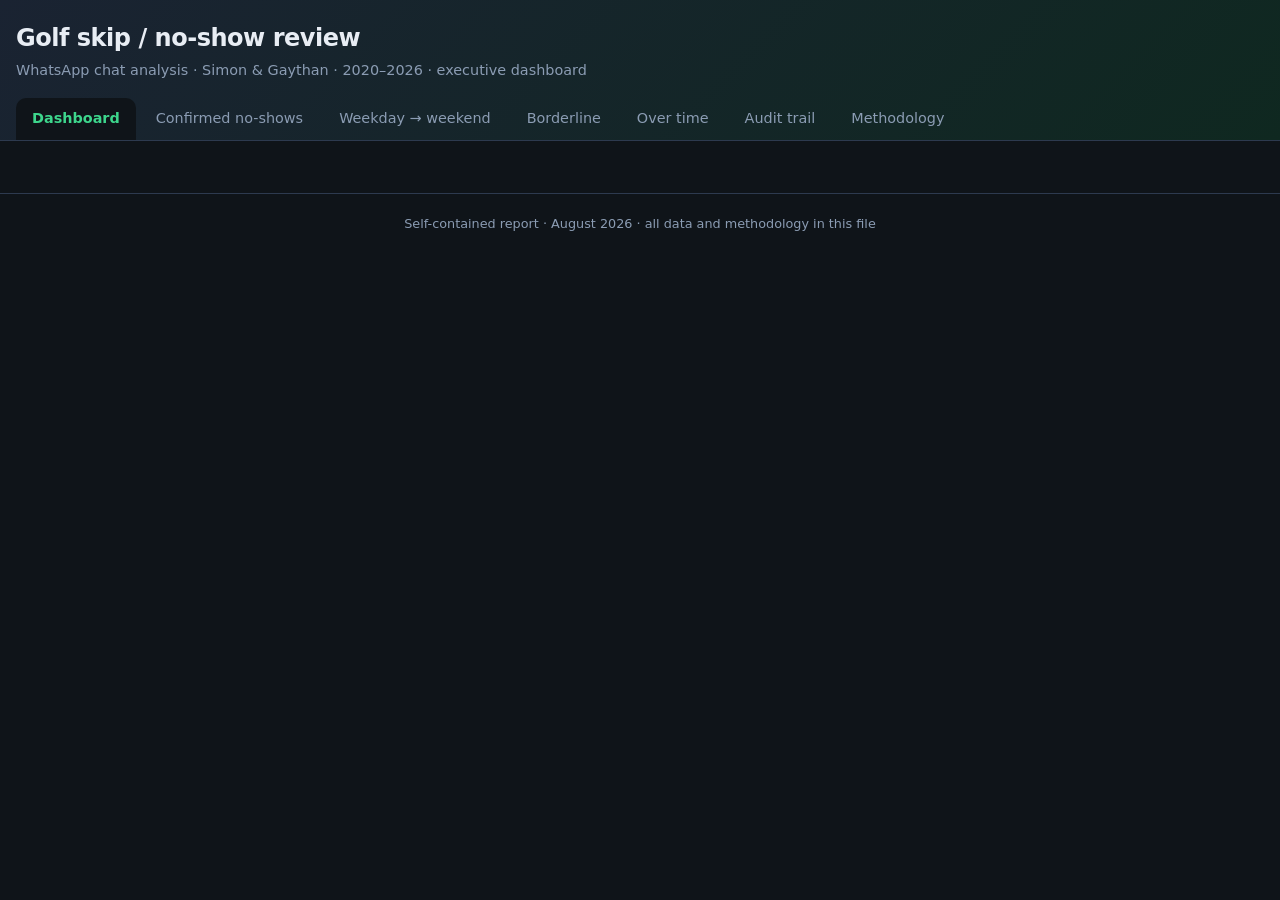
<file: index.html>
<!DOCTYPE html>
<html lang="en">
<head>
  <meta charset="utf-8">
  <meta name="viewport" content="width=device-width, initial-scale=1">
  <title>Golf No-Show Analysis</title>
  <style>
    :root {
      --bg: #0f1419;
      --surface: #1a2332;
      --surface2: #243044;
      --text: #e8edf4;
      --muted: #8b9cb3;
      --accent: #3dd68c;
      --simon: #5b9fd4;
      --gaythan: #e07a5f;
      --both: #b48ead;
      --confirmed: #3dd68c;
      --fizzled: #f2cc60;
      --border: #2d3a4f;
      --radius: 10px;
      --code-bg: #121820;
    }
    * { box-sizing: border-box; }
    body {
      margin: 0;
      font-family: "Segoe UI", system-ui, -apple-system, sans-serif;
      background: var(--bg);
      color: var(--text);
      line-height: 1.5;
      font-size: 15px;
    }
    header {
      background: linear-gradient(135deg, #1a2332 0%, #0f2820 100%);
      border-bottom: 1px solid var(--border);
      padding: 1.25rem 1rem 0;
    }
    header h1 {
      margin: 0 0 0.25rem;
      font-size: 1.5rem;
      font-weight: 700;
      letter-spacing: -0.02em;
    }
    header p {
      margin: 0 0 1rem;
      color: var(--muted);
      font-size: 0.9rem;
    }
    .tabs {
      display: flex;
      gap: 0.25rem;
      flex-wrap: wrap;
      overflow-x: auto;
      padding-bottom: 0;
    }
    .tab {
      background: transparent;
      border: none;
      color: var(--muted);
      padding: 0.65rem 1rem;
      cursor: pointer;
      font: inherit;
      font-size: 0.9rem;
      border-radius: var(--radius) var(--radius) 0 0;
      white-space: nowrap;
      transition: color 0.15s, background 0.15s;
    }
    .tab:hover { color: var(--text); background: rgba(255,255,255,0.04); }
    .tab.active {
      color: var(--accent);
      background: var(--bg);
      font-weight: 600;
    }
    main { padding: 1.25rem 1rem 2rem; max-width: 1480px; margin: 0 auto; }
    .dashboard-lead {
      color: var(--muted);
      font-size: 0.9rem;
      margin: 0 0 1rem;
      max-width: 72ch;
    }
    .kpi-row {
      display: grid;
      grid-template-columns: repeat(4, 1fr);
      gap: 0.65rem;
      margin-bottom: 1.25rem;
    }
    @media (max-width: 1100px) { .kpi-row { grid-template-columns: repeat(4, 1fr); } }
    @media (max-width: 640px) { .kpi-row { grid-template-columns: repeat(2, 1fr); } }
    .kpi {
      background: var(--surface);
      border: 1px solid var(--border);
      border-radius: var(--radius);
      padding: 0.85rem 0.75rem;
      text-align: center;
    }
    .kpi .kpi-val { font-size: 1.65rem; font-weight: 700; line-height: 1.1; }
    .kpi .kpi-lbl { font-size: 0.72rem; color: var(--muted); margin-top: 0.35rem; line-height: 1.25; }
    .kpi.kpi-simon .kpi-val { color: var(--simon); }
    .kpi.kpi-gaythan .kpi-val { color: var(--gaythan); }
    .kpi.kpi-both .kpi-val { color: var(--both); }
    .kpi.kpi-accent .kpi-val { color: var(--accent); }
    .kpi.kpi-warn .kpi-val { color: #f0a090; }
    .dash-grid {
      display: grid;
      grid-template-columns: 1fr 1fr;
      gap: 1rem;
      margin-bottom: 1rem;
    }
    .dash-grid-3 {
      display: grid;
      grid-template-columns: repeat(3, 1fr);
      gap: 1rem;
      margin-bottom: 1rem;
    }
    @media (max-width: 1000px) {
      .dash-grid, .dash-grid-3 { grid-template-columns: 1fr; }
    }
    .dash-panel {
      background: var(--surface);
      border: 1px solid var(--border);
      border-radius: var(--radius);
      padding: 0.85rem 1rem 1rem;
    }
    .dash-panel h3 {
      margin: 0 0 0.25rem;
      font-size: 0.95rem;
      color: var(--accent);
      font-weight: 600;
    }
    .dash-panel .chart-sub { margin-bottom: 0.5rem; }
    .excuse-cards {
      display: flex;
      flex-direction: column;
      gap: 0.5rem;
    }
    .excuse-card {
      display: grid;
      grid-template-columns: 2rem 1fr auto;
      gap: 0.5rem;
      align-items: center;
      padding: 0.5rem 0.65rem;
      background: var(--surface2);
      border-radius: 8px;
      border: 1px solid var(--border);
      font-size: 0.85rem;
    }
    .excuse-card .exc-rank { font-weight: 700; color: var(--accent); }
    .excuse-card .exc-count { font-weight: 700; font-size: 1.1rem; }
    .callout-panel {
      background: rgba(224, 122, 95, 0.08);
      border: 1px solid rgba(224, 122, 95, 0.3);
    }
    .callout-panel ul { margin: 0.5rem 0 0; padding-left: 1.1rem; font-size: 0.82rem; color: #c5d0de; }
    .wk-strip {
      display: flex;
      gap: 0.5rem;
      overflow-x: auto;
      padding-bottom: 0.35rem;
      scrollbar-width: thin;
    }
    .wk-strip-item {
      flex: 0 0 220px;
      padding: 0.55rem 0.65rem;
      background: var(--surface2);
      border-radius: 8px;
      border: 1px solid var(--border);
      font-size: 0.75rem;
    }
    .wk-strip-item.confirmed { border-left: 3px solid var(--confirmed); }
    .wk-strip-item.fizzled { border-left: 3px solid var(--fizzled); }
    .dash-bottomline {
      margin: 1rem 0;
      padding: 1rem 1.25rem;
      background: var(--surface);
      border: 1px solid var(--border);
      border-radius: var(--radius);
      font-size: 0.9rem;
    }
    .dash-bottomline h3 { margin: 0 0 0.5rem; font-size: 1rem; color: var(--accent); }
    .dash-bottomline ul { margin: 0; padding-left: 1.25rem; color: #c5d0de; }
    .dash-data-nav {
      display: flex;
      flex-wrap: wrap;
      gap: 0.5rem;
      margin-top: 1.25rem;
      padding-top: 1rem;
      border-top: 1px solid var(--border);
    }
    .dash-data-nav span { color: var(--muted); font-size: 0.85rem; margin-right: 0.5rem; align-self: center; }
    .dash-link {
      background: var(--surface2);
      border: 1px solid var(--border);
      color: var(--text);
      padding: 0.45rem 0.85rem;
      border-radius: 8px;
      cursor: pointer;
      font: inherit;
      font-size: 0.85rem;
    }
    .dash-link:hover { border-color: var(--accent); color: var(--accent); }
    .panel { display: none; }
    .panel.active { display: block; }
    .stats-grid {
      display: grid;
      grid-template-columns: repeat(auto-fill, minmax(140px, 1fr));
      gap: 0.75rem;
      margin-bottom: 1.5rem;
    }
    .stat-card {
      background: var(--surface);
      border: 1px solid var(--border);
      border-radius: var(--radius);
      padding: 1rem;
      text-align: center;
    }
    .stat-card .num { font-size: 2rem; font-weight: 700; line-height: 1.1; }
    .stat-card .label { font-size: 0.8rem; color: var(--muted); margin-top: 0.25rem; }
    .stat-card.simon .num { color: var(--simon); }
    .stat-card.gaythan .num { color: var(--gaythan); }
    .stat-card.both .num { color: var(--both); }
    .stat-card.accent .num { color: var(--accent); }
    .toolbar {
      display: flex;
      flex-wrap: wrap;
      gap: 0.75rem;
      align-items: center;
      margin-bottom: 1rem;
    }
    .toolbar input, .toolbar select {
      background: var(--surface);
      border: 1px solid var(--border);
      color: var(--text);
      padding: 0.5rem 0.75rem;
      border-radius: 8px;
      font: inherit;
      font-size: 0.9rem;
      min-width: 0;
    }
    .toolbar input { flex: 1 1 200px; }
    .count { color: var(--muted); font-size: 0.85rem; margin-left: auto; }
    .table-wrap {
      overflow-x: auto;
      border: 1px solid var(--border);
      border-radius: var(--radius);
      background: var(--surface);
    }
    table {
      width: 100%;
      border-collapse: collapse;
      font-size: 0.875rem;
    }
    th, td {
      padding: 0.65rem 0.75rem;
      text-align: left;
      vertical-align: top;
      border-bottom: 1px solid var(--border);
    }
    th {
      background: var(--surface2);
      color: var(--muted);
      font-weight: 600;
      font-size: 0.75rem;
      text-transform: uppercase;
      letter-spacing: 0.04em;
      cursor: pointer;
      user-select: none;
      white-space: nowrap;
    }
    th:hover { color: var(--text); }
    th.sorted-asc::after { content: " ▲"; color: var(--accent); }
    th.sorted-desc::after { content: " ▼"; color: var(--accent); }
    tr:last-child td { border-bottom: none; }
    tr:hover td { background: rgba(255,255,255,0.02); }
    td.date { white-space: nowrap; font-variant-numeric: tabular-nums; }
    td.quote { color: #c5d0de; max-width: 28rem; }
    .badge {
      display: inline-block;
      padding: 0.15rem 0.5rem;
      border-radius: 999px;
      font-size: 0.75rem;
      font-weight: 600;
      white-space: nowrap;
    }
    .badge-simon { background: rgba(91,159,212,0.2); color: var(--simon); }
    .badge-gaythan { background: rgba(224,122,95,0.2); color: var(--gaythan); }
    .badge-both { background: rgba(180,142,173,0.2); color: var(--both); }
    .badge-confirmed { background: rgba(61,214,140,0.15); color: var(--confirmed); }
    .badge-fizzled { background: rgba(242,204,96,0.15); color: var(--fizzled); }
    .badge-muted { background: rgba(139,156,179,0.15); color: var(--muted); }
    .summary-block {
      background: var(--surface);
      border: 1px solid var(--border);
      border-radius: var(--radius);
      padding: 1rem 1.25rem;
      margin-bottom: 1rem;
    }
    .summary-block h2 { margin: 0 0 0.75rem; font-size: 1rem; color: var(--accent); }
    .summary-block ul { margin: 0; padding-left: 1.25rem; color: #c5d0de; }
    .summary-block li { margin-bottom: 0.35rem; }
    .empty { padding: 2rem; text-align: center; color: var(--muted); }
    /* Methodology panel */
    .methodology-wrap { max-width: 900px; }
    .method-intro { color: var(--muted); margin-bottom: 1.5rem; font-size: 0.95rem; }
    .methodology-wrap section { margin-bottom: 2rem; scroll-margin-top: 1rem; }
    .methodology-wrap h2 {
      font-size: 1.15rem;
      color: var(--accent);
      margin: 0 0 0.75rem;
      padding-bottom: 0.4rem;
      border-bottom: 1px solid var(--border);
    }
    .methodology-wrap h3 { font-size: 1rem; margin: 1rem 0 0.5rem; }
    .methodology-wrap p { color: #c5d0de; margin: 0 0 0.75rem; }
    .methodology-wrap ul, .methodology-wrap ol {
      margin: 0 0 1rem;
      padding-left: 1.35rem;
      color: #c5d0de;
    }
    .methodology-wrap li { margin-bottom: 0.35rem; }
    .methodology-wrap table {
      margin-bottom: 1rem;
      background: var(--surface);
      border: 1px solid var(--border);
      border-radius: var(--radius);
      overflow: hidden;
    }
    code, .path {
      font-family: ui-monospace, Consolas, monospace;
      font-size: 0.85em;
      background: var(--code-bg);
      padding: 0.15rem 0.4rem;
      border-radius: 4px;
      color: #a8d4ff;
    }
    .card {
      background: var(--surface);
      border: 1px solid var(--border);
      border-radius: var(--radius);
      padding: 1rem 1.25rem;
      margin-bottom: 1rem;
      color: #c5d0de;
      font-size: 0.875rem;
      line-height: 1.7;
    }
    .card.warn { border-color: rgba(242,204,96,0.4); background: rgba(242,204,96,0.06); }
    .tag {
      display: inline-block;
      padding: 0.1rem 0.45rem;
      border-radius: 999px;
      font-size: 0.75rem;
      font-weight: 600;
    }
    .tag-in { background: rgba(61,214,140,0.15); color: var(--accent); }
    .tag-out { background: rgba(224,122,95,0.15); color: var(--gaythan); }
    footer.page-footer {
      text-align: center;
      padding: 1.25rem 1rem 2rem;
      color: var(--muted);
      font-size: 0.8rem;
      border-top: 1px solid var(--border);
    }
    .timeline-legend {
      display: flex;
      flex-wrap: wrap;
      gap: 1rem 1.5rem;
      align-items: center;
      padding: 0.75rem 1rem;
      background: var(--surface);
      border: 1px solid var(--border);
      border-radius: var(--radius);
      margin-bottom: 1rem;
      font-size: 0.9rem;
    }
    .timeline-legend .dot {
      display: inline-block;
      width: 10px;
      height: 10px;
      border-radius: 50%;
      margin-right: 0.35rem;
      vertical-align: middle;
    }
    .timeline-legend .dot.simon { background: var(--simon); }
    .timeline-legend .dot.gaythan { background: var(--gaythan); }
    .timeline-legend .dot.both { background: var(--both); }
    .timeline-legend .tl-note { color: var(--muted); font-size: 0.8rem; margin-left: auto; }
    .chart-lead { color: var(--muted); margin: 0 0 1rem; font-size: 0.9rem; }
    .chart-card {
      background: var(--surface);
      border: 1px solid var(--border);
      border-radius: var(--radius);
      padding: 1rem 1.25rem;
      margin-bottom: 1.25rem;
    }
    .chart-card h3 { margin: 0 0 0.35rem; font-size: 1rem; color: var(--accent); }
    .chart-sub { margin: 0 0 0.75rem; color: var(--muted); font-size: 0.85rem; }
    .chart-wrap { position: relative; width: 100%; }
    .chart-wrap canvas { width: 100%; display: block; background: #0f1419; border-radius: 8px; }
    .chart-tip {
      display: none;
      position: absolute;
      z-index: 10;
      max-width: 280px;
      padding: 0.6rem 0.75rem;
      background: var(--surface2);
      border: 1px solid var(--border);
      border-radius: 8px;
      font-size: 0.8rem;
      line-height: 1.4;
      color: #c5d0de;
      pointer-events: none;
      box-shadow: 0 8px 24px rgba(0,0,0,0.4);
    }
    .chart-grid-2 {
      display: grid;
      grid-template-columns: 1fr 1fr;
      gap: 1rem;
    }
    @media (max-width: 900px) { .chart-grid-2 { grid-template-columns: 1fr; } }
    .chart-grid-3 {
      display: grid;
      grid-template-columns: repeat(3, 1fr);
      gap: 1rem;
    }
    @media (max-width: 1000px) { .chart-grid-3 { grid-template-columns: 1fr; } }
    .pie-legend { font-size: 0.8rem; color: var(--muted); margin-top: 0.5rem; line-height: 1.6; }
    .excuse-list { margin: 0; padding: 0; list-style: none; }
    .excuse-list li {
      display: flex;
      align-items: center;
      gap: 0.75rem;
      padding: 0.45rem 0;
      border-bottom: 1px solid var(--border);
      font-size: 0.9rem;
    }
    .excuse-list .rank { color: var(--accent); font-weight: 700; width: 1.5rem; }
    .excuse-list .bar-bg { flex: 1; height: 8px; background: var(--code-bg); border-radius: 4px; overflow: hidden; }
    .excuse-list .bar-fill { height: 100%; border-radius: 4px; }
    .notice-callout {
      background: rgba(224, 122, 95, 0.12);
      border: 1px solid rgba(224, 122, 95, 0.35);
      border-radius: var(--radius);
      padding: 0.75rem 1rem;
      margin-bottom: 1rem;
      font-size: 0.9rem;
    }
    .notice-callout strong { color: #f0a090; }
    .worst-notice { font-size: 0.85rem; color: #c5d0de; }
    .worst-notice li { margin: 0.35rem 0; }
    .wk-flow { display: flex; flex-direction: column; gap: 0.75rem; }
    .wk-flow-card {
      border: 1px solid var(--border);
      border-radius: var(--radius);
      padding: 0.75rem 1rem;
      background: var(--surface2);
    }
    .wk-flow-card.confirmed { border-left: 3px solid var(--confirmed); }
    .wk-flow-card.fizzled { border-left: 3px solid var(--fizzled); }
    .wk-flow-top { display: flex; gap: 0.5rem; margin-bottom: 0.5rem; }
    .wk-flow-row { display: flex; align-items: stretch; gap: 0.5rem; flex-wrap: wrap; }
    .wk-node { flex: 1 1 200px; min-width: 0; }
    .wk-arrow { align-self: center; color: var(--accent); font-size: 1.25rem; font-weight: bold; }
    .wk-label { font-size: 0.7rem; text-transform: uppercase; color: var(--muted); }
    .wk-date { font-weight: 600; font-size: 0.9rem; }
    .wk-snippet { font-size: 0.8rem; color: #c5d0de; margin-top: 0.25rem; }
    @media (max-width: 640px) {
      header h1 { font-size: 1.25rem; }
      .stats-grid { grid-template-columns: repeat(2, 1fr); }
      th, td { padding: 0.5rem; font-size: 0.8rem; }
      .count { width: 100%; margin-left: 0; }
    }
  </style>
</head>
<body>
  <header>
    <h1>Golf skip / no-show review</h1>
    <p>WhatsApp chat analysis · Simon &amp; Gaythan · 2020–2026 · executive dashboard</p>
    <nav class="tabs" role="tablist">
      <button class="tab active" data-tab="dashboard" role="tab">Dashboard</button>
      <button class="tab" data-tab="confirmed" role="tab">Confirmed no-shows</button>
      <button class="tab" data-tab="weekday" role="tab">Weekday → weekend</button>
      <button class="tab" data-tab="borderline" role="tab">Borderline</button>
      <button class="tab" data-tab="timeline" role="tab">Over time</button>
      <button class="tab" data-tab="audit" role="tab">Audit trail</button>
      <button class="tab" data-tab="methodology" role="tab">Methodology</button>
    </nav>
  </header>
  <main>
    <section id="panel-dashboard" class="panel active" role="tabpanel"></section>
    <section id="panel-confirmed" class="panel" role="tabpanel"></section>
    <section id="panel-weekday" class="panel" role="tabpanel"></section>
    <section id="panel-borderline" class="panel" role="tabpanel"></section>
    <section id="panel-timeline" class="panel" role="tabpanel"></section>
    <section id="panel-audit" class="panel" role="tabpanel"></section>
    <section id="panel-methodology" class="panel" role="tabpanel">
      <!-- embedded in share.html via build_html.py -->
<div class="methodology-wrap">
  <p class="method-intro">How this analysis was built — source data, search rules, inclusion criteria, and limitations. Everything in this file is self-contained; no other files required.</p>
  <section id="m-source"><h2>1. Source data</h2>
  <table><tr><th>Field</th><th>Value</th></tr>
  <tr><td>File</td><td><code>WhatsApp Chat with Gaythan Sandridge.txt</code></td></tr>
  <tr><td>Path</td><td><code class="path">C:\Users\simon\Downloads\WhatsApp Chat with Gaythan Sandridge.txt</code></td></tr>
  <tr><td>Format</td><td>WhatsApp text export</td></tr>
  <tr><td>Size</td><td>~6.6 MB</td></tr>
  <tr><td>Date range</td><td>June 2020 – 2026</td></tr>
  <tr><td>Participants</td><td>Simon (🥸) and Gaythan Sandridge</td></tr>
  <tr><td>Golf mentions</td><td>~663 lines containing “golf”</td></tr></table>
  <p>The raw chat was not included in this file. Findings come from searching and reading that export.</p></section>

  <section id="m-scope"><h2>2. Scope — what counts as golf</h2>
  <h3><span class="tag tag-in">Included</span></h3>
  <ul><li><strong>Pitch / range</strong> — Urban Golf, Pitch Golf, bay bookings</li>
  <li><strong>Real / 18-hole</strong> — Trent Park, MK trips, tee times</li>
  <li><strong>Planned together</strong> — invites, bookings, weekend plans</li>
  <li><strong>Skip outcomes</strong> — bail, cancel, no-show, solo because other bailed</li></ul>
  <h3><span class="tag tag-out">Excluded</span></h3>
  <table><tr><th>Exclusion</th><th>Reason</th></tr>
  <tr><td>Skipping rope</td><td>Not golf</td></tr>
  <tr><td>Swim golf</td><td>Swimming context</td></tr>
  <tr><td>News links / hyperbole</td><td>Not dated skips</td></tr>
  <tr><td>Mini-golf / virtual PGA only</td><td>Not irl joint rounds</td></tr>
  <tr><td>Non-golf bailing</td><td>Dinner, drugs, races, etc.</td></tr></table></section>

  <section id="m-search"><h2>3. Search approach</h2>
  <p>Systematic grep over the full export, then <strong>manual context reading</strong> (±20–50 lines per hit).</p>
  <h3>Primary patterns</h3>
  <ul><li><code>golf</code> — all ~663 mentions</li>
  <li>Golf + time: weekend, Saturday, Sunday, tomorrow, tonight, Friday</li>
  <li>Golf + failure: skip, bail, cancel, pull out, not turn, no show</li></ul>
  <h3>Apology / bail phrasing (golf context)</h3>
  <div class="card"><code>sorry not coming</code> · <code>sorry can't make</code> · <code>not coming</code> · <code>can't make it</code> · <code>won't make it</code> · <code>pull out</code> · <code>bailing</code> · <code>not turning up</code> · <code>decided against</code> · <code>don't fancy</code> · <code>not going to be able</code> · <code>haven't gone golf</code> · <code>shall I cancel</code> · <code>go ahead and cancel</code></div>
  <h3>Weekday → weekend pass</h3>
  <p>Mon–Thu golf mentions referencing Fri–Sun, traced forward for outcome.</p></section>

  <section id="m-inclusion"><h2>4. Inclusion criteria</h2>
  <h3>Confirmed no-show</h3>
  <ol><li>Planned or booked golf together</li><li>One party did not attend or both cancelled</li><li>Identifiable date</li><li>Clear attribution (Simon / Gaythan / Both)</li></ol>
  <h3>Borderline</h3>
  <ul><li>Ambiguous golf context</li><li>Double-booking awareness</li><li>Aggregate accusations without one dated round</li><li>Wrong activity (swim, virtual PGA, etc.)</li><li>Forgot to book</li></ul>
  <h3>False positive</h3>
  <p>Looked like skip but they played (reluctance then rescheduled).</p></section>

  <section id="m-weekday"><h2>5. Weekday → weekend logic</h2>
  <table><tr><th>Step</th><th>Rule</th></tr>
  <tr><td>1</td><td>Find Mon–Thu golf referencing upcoming Fri–Sun</td></tr>
  <tr><td>2</td><td>Record who planned and mid-week quote</td></tr>
  <tr><td>3</td><td>Read weekend messages for outcome</td></tr>
  <tr><td>4</td><td><strong>Confirmed</strong> — explicit skip on planned weekend</td></tr>
  <tr><td>5</td><td><strong>Fizzled</strong> — agreed mid-week but no round / never booked</td></tr>
  <tr><td>6</td><td><strong>Who failed</strong> — bailer, both, or Unclear</td></tr></table></section>

  <section id="m-stats"><h2>6. Summary stats</h2>
  <table><tr><th>Label</th><th>Rule</th></tr>
  <tr><td>Simon / Gaythan</td><td>Party who declined, cancelled, or no-showed</td></tr>
  <tr><td>Both</td><td>Mutual cancel — counted once, not double</td></tr></table>
  <div class="card warn"><strong>42 vs 44:</strong> Narrative cites 44 confirmed; dated table has <strong>42 rows</strong> (17 Simon + 22 Gaythan + 3 Both). This viewer uses 42 as the authoritative dated list.</div></section>

  <section id="m-visual"><h2>7. Over time (visual tab)</h2>
  <p>The <strong>Over time</strong> tab charts the same 42 confirmed rows as the tables — no separate dataset. Canvas charts (offline, embedded JS): pies (who skipped + excuse categories), top-5 excuse list, notice-time buckets and scatter (WhatsApp cancel time vs inferred session start), scatter timeline, quarterly bars, cumulative lines, and weekday→weekend cards.</p></section>

  <section id="m-limits"><h2>8. Limitations</h2>
  <ul><li>Export gaps — deleted messages invisible</li><li>Ambiguous banter requires context</li><li>Date inference when play date not explicit</li><li>Solo play = skip for absent party</li><li>Manual classification, not fully automated</li><li>Private chat — share responsibly</li></ul></section>
</div>
    </section>
  </main>
  <footer class="page-footer">Self-contained report · August 2026 · all data and methodology in this file  </footer>
  <div id="prank-modal" style="display:none;position:fixed;inset:0;z-index:80;background:rgba(0,0,0,.78);align-items:center;justify-content:center;padding:.75rem">
    <div style="background:#111;border-radius:12px;width:min(40rem,100%);max-height:94vh;overflow:auto;padding:.75rem">
      <div id="rick-embed" style="position:relative;width:100%;padding-bottom:56.25%;background:#000;border-radius:8px;overflow:hidden;margin-bottom:.75rem"></div>
      <div style="background:#140808;border:4px double #c94c4c;color:#f0d0d0;padding:1rem .9rem;text-align:center">
        <h2 style="margin:0 0 .35rem;color:#ff6b6b;letter-spacing:.08em;font-size:.85rem;text-transform:uppercase">Independent Reliability Rating</h2>
        <p>Certified finding (banter edition)</p>
        <p style="font-size:1.05rem;font-weight:700;color:#fff">Nathan is more unreliable than a North Korean ICBM.</p>
        <p style="font-size:.72rem;color:#c9b">Joke / group-chat energy only — not an intelligence assessment, not a real missile rating. The Audit trail table is the actual golf evidence. Press play if the clip is paused.</p>
        <button type="button" class="dash-link" id="prank-close">Back to the real numbers</button>
      </div>
    </div>
  </div>
  <script>
    const DATA = {"confirmed": [{"Date": "8/6/20", "WhoSkipped": "Simon", "Planned": "Gaythan invited golf later", "Reason": "Thumb injury: \"I won't be able to hold the club\"; later \"working late tonight\"", "Outcome": "Did not play together"}, {"Date": "8/10/20", "WhoSkipped": "Simon", "Planned": "Golf suggested", "Reason": "\"Would say golf but want to give my thumb another day to recover\"", "Outcome": "Declined"}, {"Date": "9/15/20", "WhoSkipped": "Gaythan", "Planned": "Had plans to play golf", "Reason": "\"Had plans to play golf but then James said we were offered a ned spot\"", "Outcome": "Chose swimming instead"}, {"Date": "4/23/21", "WhoSkipped": "Gaythan", "Planned": "Golf (few days)", "Reason": "\"I've had to avoid golf for a few days\" (finger split)", "Outcome": "Skipped several days"}, {"Date": "5/23/21", "WhoSkipped": "Simon", "Planned": "Golf that day", "Reason": "\"not a chance i am playing golf today\" (finger)", "Outcome": "Gaythan played solo later (\"I went golfing today\")"}, {"Date": "6/2/21", "WhoSkipped": "Simon", "Planned": "Golf that day", "Reason": "Surgery on finger: \"Also no golf for me today\"", "Outcome": "Skipped"}, {"Date": "6/20/21", "WhoSkipped": "Both", "Planned": "Golf that day", "Reason": "Gaythan: \"not sure how much i fancy golf today\"; Simon: \"I am not feeling it\"; \"maybe let golf know we arent coming\"", "Outcome": "Cancelled; £150 cancellation fee mentioned"}, {"Date": "6/30/21", "WhoSkipped": "Both", "Planned": "Pitch booked 11am", "Reason": "Gaythan: \"I can't make it\"; Simon: \"Neither can I\"; \"Can't cancel either as it's within 24 hours\"", "Outcome": "Neither attended"}, {"Date": "8/24/21", "WhoSkipped": "Simon", "Planned": "Golf (same-day plan)", "Reason": "\"I don't think my thumb can do golf\"", "Outcome": "Did something else instead"}, {"Date": "9/23/21", "WhoSkipped": "Simon", "Planned": "Booked golf that day", "Reason": "\"i am not going to be able to make it\" — work deadline", "Outcome": "Gaythan went solo: \"I can't cancel now so will head down\""}, {"Date": "10/7/21", "WhoSkipped": "Gaythan", "Planned": "Pitch session (9pm, bay 1)", "Reason": "\"I'm not going to get back from the office in time, you should go\"", "Outcome": "Simon went solo"}, {"Date": "10/19/21", "WhoSkipped": "Gaythan", "Planned": "Golf", "Reason": "\"I can't make golf\" — Reading office + dinner", "Outcome": "Skipped"}, {"Date": "10/22/21", "WhoSkipped": "Simon", "Planned": "Golf that evening", "Reason": "Back injury: \"Not sure I will be hitting a golf ball later\"", "Outcome": "Gaythan played: \"How ws golf\" / \"Was ok\""}, {"Date": "12/8/21", "WhoSkipped": "Gaythan", "Planned": "Golf that day", "Reason": "\"don't fancy golf… just want to chill\"", "Outcome": "Cancelled booking"}, {"Date": "1/28/22", "WhoSkipped": "Gaythan", "Planned": "Pitch session", "Reason": "Locked out: \"You go golf\"; Simon: \"Presume you are not going to make it\"", "Outcome": "Simon went solo"}, {"Date": "2/7/22", "WhoSkipped": "Gaythan", "Planned": "(Likely joint plan)", "Reason": "\"No I forgot I was playing golf with some old varonis people\"", "Outcome": "Missed your plan"}, {"Date": "4/23/22", "WhoSkipped": "Simon", "Planned": "Real golf that day", "Reason": "\"I Probably won't be free today for real golfs\"", "Outcome": "Gaythan did pitch/swim instead"}, {"Date": "4/24/22", "WhoSkipped": "Gaythan", "Planned": "Pitch that day", "Reason": "\"I didn't go in the end was playing a lot of playstation\"", "Outcome": "Skipped"}, {"Date": "5/17/22", "WhoSkipped": "Gaythan", "Planned": "Pitch (card given to Simon)", "Reason": "\"I forgot I've got a gig tonight\"; Simon: \"Dw cancel it\"", "Outcome": "Gaythan skipped; Simon could use card"}, {"Date": "5/25/22", "WhoSkipped": "Simon", "Planned": "Golf/bowling that day", "Reason": "\"As much as I would like to golf\" but seeing Eve later", "Outcome": "Skipped"}, {"Date": "6/14/22", "WhoSkipped": "Gaythan", "Planned": "Golf that evening", "Reason": "\"I'm really not in the mood for golf later… shall I cancel\"", "Outcome": "Cancelled (Simon agreed)"}, {"Date": "7/12/22", "WhoSkipped": "Simon", "Planned": "Pitch golf that night", "Reason": "Boss/work: \"Go ahead and cancel\"", "Outcome": "Cancelled (Simon noted he could have made it after work)"}, {"Date": "7/14/22", "WhoSkipped": "Simon", "Planned": "Golf that night", "Reason": "Gaythan: \"You can't golf tonight right\"; Simon: \"Nope… Going to see Dan\"", "Outcome": "Skipped"}, {"Date": "9/3/22", "WhoSkipped": "Simon", "Planned": "Real golf (morning tee)", "Reason": "Stayed at a girl's: \"sorry been an arse… ended up at a girls last night\"", "Outcome": "Gaythan played solo (9 holes)"}, {"Date": "9/26/22", "WhoSkipped": "Gaythan", "Planned": "Saturday Trent golf", "Reason": "\"I can't do Saturday golf Trent but let's move to Sunday\"", "Outcome": "Rescheduled"}, {"Date": "10/3/22", "WhoSkipped": "Gaythan", "Planned": "Golf that weekend", "Reason": "\"I'm away this weekend… can't do golf this weekend\"; Simon: \"Go ahead and cancel\"", "Outcome": "Cancelled; moved to Thu/Fri"}, {"Date": "10/29/22", "WhoSkipped": "Both", "Planned": "Golf that Saturday", "Reason": "Gaythan: \"Not so sure I fancy golf\"; Simon went back to bed", "Outcome": "Both skipped"}, {"Date": "1/26/23", "WhoSkipped": "Gaythan", "Planned": "Golf that evening", "Reason": "\"Not going to be able to I'm afraid sorry bro\"", "Outcome": "Skipped; Simon booked solo slot"}, {"Date": "3/4/23", "WhoSkipped": "Simon", "Planned": "Golf next morning", "Reason": "After night out: \"Mate, I am being lame\"; Gaythan had said \"Don't miss golf tomorrow\"", "Outcome": "Skipped"}, {"Date": "4/3/23", "WhoSkipped": "Gaythan", "Planned": "Golf that evening", "Reason": "\"I'm bailing on golf later, you go by all means\"", "Outcome": "Simon could go solo"}, {"Date": "4/28/23", "WhoSkipped": "Gaythan", "Planned": "Golf that day", "Reason": "\"Can we not golf? 😂\" — legs dead", "Outcome": "Moved to next day"}, {"Date": "5/2/23", "WhoSkipped": "Gaythan", "Planned": "Pitch golf that evening", "Reason": "\"you might be on your own… don't fancy it\"", "Outcome": "Simon played solo: \"Was a successful session\""}, {"Date": "9/22/23", "WhoSkipped": "Gaythan", "Planned": "Golf that evening", "Reason": "\"Interest in playing golf now= 0\"; \"Don't really fancy it\"", "Outcome": "Simon went and played solo"}, {"Date": "10/9/23", "WhoSkipped": "Gaythan", "Planned": "Golf next day", "Reason": "\"I can't golf tomorrow, Zoe is organising birthday dinner for mum\"", "Outcome": "Moved to Wednesday"}, {"Date": "10/11/23", "WhoSkipped": "Gaythan", "Planned": "Golf that evening", "Reason": "\"back is still sore… not going to risk it\"", "Outcome": "Skipped; tried to find replacement"}, {"Date": "10/14/23", "WhoSkipped": "Gaythan", "Planned": "Golf that morning", "Reason": "\"Haven't gone golf, didn't see the point\"", "Outcome": "Skipped"}, {"Date": "11/5/23", "WhoSkipped": "Gaythan", "Planned": "Real golf that Sunday", "Reason": "\"Decided against it, don't really fancy. Lugging a golf bag around for 4 hours.\"", "Outcome": "Skipped"}, {"Date": "11/22/23", "WhoSkipped": "Simon", "Planned": "Pitch membership session", "Reason": "\"I cant do tonight, have an early thanksgiving with some GS people\"", "Outcome": "Skipped that night"}, {"Date": "3/11/24", "WhoSkipped": "Simon", "Planned": "Friday golf booking", "Reason": "Work/Thai cooking; \"not going to leave early enough for golf\" — part of ongoing no-show pattern", "Outcome": "Friday ruled out"}, {"Date": "4/7/24", "WhoSkipped": "Gaythan", "Planned": "Golf before trip (~3–4pm)", "Reason": "Cycle/packing priority: \"not sure I'll be that keen, sorry mate\"; Simon: \"So you are bailing?\"", "Outcome": "Skipped; Simon didn't play"}, {"Date": "3/28/25", "WhoSkipped": "Simon", "Planned": "MK golf weekend (tee + BBQ)", "Reason": "\"I am bailing… just you\" / \"no need a good nights sleep\"", "Outcome": "Simon didn't go"}, {"Date": "6/7/25", "WhoSkipped": "Simon", "Planned": "Golf that morning", "Reason": "\"I am not going to golf, even though I am up\" — heartburn", "Outcome": "Skipped"}], "weekday": [{"WeekdayDate": "6/17/21 (Thu)", "WhoMentionedPlanned": "Simon", "WeekendDatePlanned": "6/20/21 Sun", "MidWeekQuote": "\"should we do golf on sunday?\" — Gaythan: \"We should\"", "WeekendOutcome": "Sun: Gaythan \"not sure how much i fancy golf today\"; Simon \"I am not feeling it\"; \"maybe let golf know we arent coming\" — £150 cancellation fee", "WhoFailed": "Both", "Type": "confirmed"}, {"WeekdayDate": "8/31/22 (Wed)", "WhoMentionedPlanned": "Both", "WeekendDatePlanned": "9/3/22 Sat", "MidWeekQuote": "\"Should we play golf somewhere different outside London on Saturday\" — agreed, looked at weather", "WeekendOutcome": "Sat AM: Simon \"sorry been an arse… ended up at a girls last night\"; Gaythan played solo (9 holes)", "WhoFailed": "Simon", "Type": "confirmed"}, {"WeekdayDate": "9/26/22 (Mon)", "WhoMentionedPlanned": "Gaythan", "WeekendDatePlanned": "10/1/22 Sat → 10/2/22 Sun", "MidWeekQuote": "\"I can't do Saturday golf Trent but let's move to Sunday\"; Wed 9/28 agreed Sun afternoon Trent", "WeekendOutcome": "Rescheduled again to following Sat; 10/3/22 Mon: Gaythan \"I'm away this weekend… can't do golf this weekend\" — never played", "WhoFailed": "Gaythan", "Type": "confirmed"}, {"WeekdayDate": "10/3/22 (Mon)", "WhoMentionedPlanned": "Gaythan", "WeekendDatePlanned": "10/7–9/22 weekend", "MidWeekQuote": "\"I'm away this weekend I forgot so I can't do golf this weekend\"; Simon: \"Go ahead and cancel\"", "WeekendOutcome": "Camping with James; golf cancelled", "WhoFailed": "Gaythan", "Type": "confirmed"}, {"WeekdayDate": "10/27/22 (Thu)", "WhoMentionedPlanned": "Simon", "WeekendDatePlanned": "10/29/22 Sat", "MidWeekQuote": "\"You fancy some real world golf this weekend\" — weather good; Gaythan: \"I could possibly do Saturday\"; Fri agreed Trent", "WeekendOutcome": "Sat: Gaythan \"Not so sure I fancy golf\"; Simon \"Once I saw your message on sat I just went back to bed\"", "WhoFailed": "Both", "Type": "confirmed"}, {"WeekdayDate": "11/1/23 (Wed)", "WhoMentionedPlanned": "Simon", "WeekendDatePlanned": "11/5/23 Sun", "MidWeekQuote": "\"Sunday is looking dry if you want to play real golf\"; evening: \"Are we sure play golf on sunday\" — Simon: \"I would say yeees\"", "WeekendOutcome": "Sun AM: Gaythan \"Decided against it, don't really fancy. Lugging a golf bag around for 4 hours.\"", "WhoFailed": "Gaythan", "Type": "confirmed"}, {"WeekdayDate": "4/4/24 (Thu)", "WhoMentionedPlanned": "Simon", "WeekendDatePlanned": "4/6–7/24 Sat–Sun", "MidWeekQuote": "\"Could play golf after cycling this weekend\"; Gaythan: \"Yeah possibly, Sunday I think is better\"", "WeekendOutcome": "Sat 4/6: both agreed tomorrow; Sun 4/7: Gaythan cycle/packing — \"not sure I'll be that keen, sorry mate\"; Simon: \"So you are bailing?\"", "WhoFailed": "Gaythan", "Type": "confirmed"}, {"WeekdayDate": "3/1/22 (Tue) → 3/3/22 (Thu)", "WhoMentionedPlanned": "Simon → Gaythan", "WeekendDatePlanned": "3/6/22 Sun", "MidWeekQuote": "Tue: \"Are we Golfing this week/weekend\"; Thu: \"Are we golfing this weekend\" — agreed Sunday Trent", "WeekendOutcome": "No chat evidence of Sunday round; played pitch Fri lunch instead; by 3/13 still planning golf for later in week", "WhoFailed": "Unclear (plan fizzled)", "Type": "fizzled"}, {"WeekdayDate": "9/1/21 (Wed)", "WhoMentionedPlanned": "Simon", "WeekendDatePlanned": "9/5/21 Sun", "MidWeekQuote": "\"Proper golf on Sunday ?\"", "WeekendOutcome": "Gaythan same day: wiped out by COVID jab (\"feel like I've got covid\"); no follow-up booking or round", "WhoFailed": "Gaythan (illness)", "Type": "fizzled"}, {"WeekdayDate": "6/30/22 (Thu)", "WhoMentionedPlanned": "Gaythan", "WeekendDatePlanned": "7/3/22 Sun", "MidWeekQuote": "\"Can we do golf Sunday\" — agreed 10/11am", "WeekendOutcome": "Sun AM Gaythan from a girl's: \"won't be joining you\"; no golf messages that day — plan appears to have lapsed", "WhoFailed": "Gaythan (likely)", "Type": "fizzled"}, {"WeekdayDate": "8/21/23 (Mon)", "WhoMentionedPlanned": "Simon", "WeekendDatePlanned": "8/26–28/23 BH weekend", "MidWeekQuote": "\"do you have time for golf irl this weekend?\"", "WeekendOutcome": "Gaythan: \"I'm going to go with no for now but that might change\" — no golf chat all bank-holiday weekend", "WhoFailed": "Gaythan", "Type": "fizzled"}, {"WeekdayDate": "9/26/23 (Tue)", "WhoMentionedPlanned": "Simon", "WeekendDatePlanned": "9/30–10/1/23 weekend", "MidWeekQuote": "\"We should golf irl this weekend\" — \"No ifs no butts\"; Gaythan: \"Agreed ok\"", "WeekendOutcome": "Fri 9/29: Gaythan \"We should have played golf today\" but work/busy; no joint weekend round materialised", "WhoFailed": "Both (enthusiasm, no execution)", "Type": "fizzled"}, {"WeekdayDate": "10/4/23 (Wed)", "WhoMentionedPlanned": "Both", "WeekendDatePlanned": "10/8/23 Sun", "MidWeekQuote": "Gaythan thinking about golf; Simon: \"Not going to make it back in time this weekend\" (Ryanair trip)", "WeekendOutcome": "Simon still abroad; no Sunday golf", "WhoFailed": "Simon (travel)", "Type": "fizzled"}, {"WeekdayDate": "2/27/23 (Mon)", "WhoMentionedPlanned": "Simon", "WeekendDatePlanned": "3/4–5/23 weekend", "MidWeekQuote": "\"Golf maybe this weekend?\" — Gaythan: \"Could be done\"", "WeekendOutcome": "No golf messages that weekend; plan never booked", "WhoFailed": "Unclear", "Type": "fizzled"}], "borderline": [{"Date": "5/23/21", "Who": "Gaythan", "Notes": "\"i forgot ive got golf planned saturday with James\" — double-booking awareness, not same-day skip with you"}, {"Date": "10/17/21", "Who": "", "Notes": "\"Lucky we didn't get golf for tomorrow\" — no booking made"}, {"Date": "4/8/22", "Who": "Gaythan", "Notes": "\"Not coming boo\" during cycle ride — not clearly golf"}, {"Date": "4/12/22", "Who": "", "Notes": "Discussed being late for Trent Park — they still went"}, {"Date": "10/21/22", "Who": "Gaythan", "Notes": "\"I forgot to book golf\" — forgot to organise, not a skip"}, {"Date": "4/27/23", "Who": "Gaythan", "Notes": "\"And likely not turn up\" — banter about you organising"}, {"Date": "5/13/22", "Who": "Gaythan", "Notes": "\"bit late for golf\" on Sunday — logistics only, suggested pitch instead"}, {"Date": "6/22/22", "Who": "Gaythan", "Notes": "\"let me confirm with golf tomorrow\" — unclear if Friday happened"}, {"Date": "7/21/23", "Who": "Gaythan", "Notes": "Early reluctance, but session happened"}, {"Date": "9/6/23", "Who": "Simon", "Notes": "\"You already have one for not turning up this morning\" — appears to be swim booking dispute, not golf"}, {"Date": "11/13/23", "Who": "Gaythan", "Notes": "Wants to \"start golfing or cancel\" membership — general frustration, not one session"}, {"Date": "12/2/23", "Who": "Gaythan", "Notes": "\"Can't believe you haven't turned up\" — drug delivery, not golf"}, {"Date": "3/29/23", "Who": "Both", "Notes": "Low interest in pitch membership generally — not one missed round"}, {"Date": "5/8/25", "Who": "Debate", "Notes": "Who bailed most recently — Gaythan says you twice since; you say he last bailed and you went with James/Haz"}, {"Date": "9/11/25", "Who": "Simon", "Notes": "\"You bailed\" — Harold's stuff / dinner, not golf"}, {"Date": "10/17/25", "Who": "Simon", "Notes": "\"You don't fancy one round of pga\" — virtual PGA, not real golf"}, {"Date": "11/28/25", "Who": "Simon", "Notes": "\"Training for a race you bailed on\" — running race, not golf"}, {"Date": "63383+", "Who": "Simon (pattern)", "Notes": "\"54th booking\" / repeated no-shows — aggregate accusation, not one dated round"}], "analytics": {"excuse_categories": [{"category": "Injury / physical", "count": 10}, {"category": "Other plans / work / social", "count": 10}, {"category": "Don't fancy / mood", "count": 10}, {"category": "Social / dating / night out", "count": 5}, {"category": "Other / unclear", "count": 3}, {"category": "Travel / schedule", "count": 3}, {"category": "Forgot / logistics", "count": 1}], "top_excuses": [{"rank": 1, "category": "Injury / physical", "count": 10}, {"rank": 2, "category": "Other plans / work / social", "count": 10}, {"rank": 3, "category": "Don't fancy / mood", "count": 10}, {"rank": 4, "category": "Social / dating / night out", "count": 5}, {"rank": 5, "category": "Other / unclear", "count": 3}], "notice": [{"date": "8/6/20", "who": "Simon", "category": "Injury / physical", "session_iso": "2020-08-06T18:00:00", "cancel_iso": "2020-08-06T17:19:00", "notice_hours": 0.68, "bucket": "<2 hours", "note": "Same-day invite; thumb + working late messages evening"}, {"date": "8/10/20", "who": "Simon", "category": "Injury / physical", "session_iso": "2020-08-10T12:00:00", "cancel_iso": "2020-08-10T11:02:00", "notice_hours": 0.97, "bucket": "<2 hours", "note": "Declined when golf suggested"}, {"date": "9/15/20", "who": "Gaythan", "category": "Other plans / work / social", "session_iso": "2020-09-15T12:00:00", "cancel_iso": "2020-09-15T10:41:00", "notice_hours": 1.32, "bucket": "<2 hours", "note": "Chose swimming over planned golf"}, {"date": "4/23/21", "who": "Gaythan", "category": "Injury / physical", "session_iso": "2021-04-23T18:00:00", "cancel_iso": "2021-04-23T09:12:00", "notice_hours": 8.8, "bucket": "Same day (6h+)", "note": "Finger injury — avoided golf few days; first clear bail that day"}, {"date": "5/23/21", "who": "Simon", "category": "Injury / physical", "session_iso": "2021-05-23T12:00:00", "cancel_iso": "2021-05-23T08:34:00", "notice_hours": 3.43, "bucket": "Same day (2-6h)", "note": "not a chance i am playing golf today"}, {"date": "6/2/21", "who": "Simon", "category": "Injury / physical", "session_iso": "2021-06-02T12:00:00", "cancel_iso": "2021-06-02T15:51:00", "notice_hours": -3.85, "bucket": "After start / none", "note": "I won't need crutches"}, {"date": "6/20/21", "who": "Both", "category": "Other / unclear", "session_iso": "2021-06-20T12:00:00", "cancel_iso": "2021-06-16T18:24:00", "notice_hours": 89.6, "bucket": "3+ days", "note": "No"}, {"date": "6/30/21", "who": "Both", "category": "Other / unclear", "session_iso": "2021-06-30T11:00:00", "cancel_iso": "2021-06-30T10:17:00", "notice_hours": 0.72, "bucket": "<2 hours", "note": "I can't make it"}, {"date": "8/24/21", "who": "Simon", "category": "Injury / physical", "session_iso": "2021-08-24T12:00:00", "cancel_iso": "2021-08-24T10:52:00", "notice_hours": 1.13, "bucket": "<2 hours", "note": "I don't think my thumb can do golf, struggle with buttons atm"}, {"date": "9/23/21", "who": "Simon", "category": "Other plans / work / social", "session_iso": "2021-09-23T12:00:00", "cancel_iso": "2021-09-21T15:01:00", "notice_hours": 44.98, "bucket": "Previous day", "note": "Nah don't fancy myself as Indiana bones"}, {"date": "10/7/21", "who": "Gaythan", "category": "Injury / physical", "session_iso": "2021-10-07T21:00:00", "cancel_iso": "2021-10-07T18:28:00", "notice_hours": 2.53, "bucket": "Same day (2-6h)", "note": "I'm not going to get back from the office in time, you should go"}, {"date": "10/19/21", "who": "Gaythan", "category": "Other plans / work / social", "session_iso": "2021-10-19T12:00:00", "cancel_iso": "2021-10-17T18:50:00", "notice_hours": 41.17, "bucket": "Previous day", "note": "Movie star from Bangladesh, won't tell me her name"}, {"date": "10/22/21", "who": "Simon", "category": "Injury / physical", "session_iso": "2021-10-22T19:00:00", "cancel_iso": "2021-10-22T15:19:00", "notice_hours": 3.68, "bucket": "Same day (2-6h)", "note": "Not sure I will be hitting a golf ball later"}, {"date": "12/8/21", "who": "Gaythan", "category": "Don't fancy / mood", "session_iso": "2021-12-08T12:00:00", "cancel_iso": "2021-12-08T17:24:00", "notice_hours": -5.4, "bucket": "After start / none", "note": "Yo man sorry to be crap but don't fancy golf, met a girl last night, been painting all day, just wan"}, {"date": "1/28/22", "who": "Gaythan", "category": "Forgot / logistics", "session_iso": "2022-01-28T12:00:00", "cancel_iso": "2022-01-27T12:35:00", "notice_hours": 23.42, "bucket": "Same day (6h+)", "note": "Oi"}, {"date": "2/7/22", "who": "Gaythan", "category": "Other plans / work / social", "session_iso": "2022-02-07T12:00:00", "cancel_iso": "2022-02-07T10:23:00", "notice_hours": 1.62, "bucket": "<2 hours", "note": "No I forgot I was playing golf with some old varonis people"}, {"date": "4/23/22", "who": "Simon", "category": "Other / unclear", "session_iso": "2022-04-23T12:00:00", "cancel_iso": "2022-04-23T10:25:00", "notice_hours": 1.58, "bucket": "<2 hours", "note": "I Probably won't be free today for real golfs"}, {"date": "4/24/22", "who": "Gaythan", "category": "Don't fancy / mood", "session_iso": "2022-04-24T12:00:00", "cancel_iso": "2022-04-24T06:25:00", "notice_hours": 5.58, "bucket": "Same day (2-6h)", "note": "I didn't go in the end was playing a lot of playstation. Heading to Cambridge to see the fam so won'"}, {"date": "5/17/22", "who": "Gaythan", "category": "Other plans / work / social", "session_iso": "2022-05-17T12:00:00", "cancel_iso": "2022-05-17T08:45:00", "notice_hours": 3.25, "bucket": "Same day (2-6h)", "note": "I forgot I've got a gig tonight, I'll come find you at some point and give you the pitch card"}, {"date": "5/25/22", "who": "Simon", "category": "Social / dating / night out", "session_iso": "2022-05-25T12:00:00", "cancel_iso": "2022-05-25T10:09:00", "notice_hours": 1.85, "bucket": "<2 hours", "note": "As much as I would like to golf"}, {"date": "6/14/22", "who": "Gaythan", "category": "Don't fancy / mood", "session_iso": "2022-06-14T19:00:00", "cancel_iso": "2022-06-14T13:49:00", "notice_hours": 5.18, "bucket": "Same day (2-6h)", "note": "I'm really not in the mood for golf later, you still want to go or shall I cancel"}, {"date": "7/12/22", "who": "Simon", "category": "Other plans / work / social", "session_iso": "2022-07-12T19:00:00", "cancel_iso": "2022-07-12T17:20:00", "notice_hours": 1.67, "bucket": "<2 hours", "note": "Go ahead and cancel"}, {"date": "7/14/22", "who": "Simon", "category": "Social / dating / night out", "session_iso": "2022-07-14T19:00:00", "cancel_iso": "2022-07-12T11:04:00", "notice_hours": 55.93, "bucket": "2-3 days", "note": "No"}, {"date": "9/3/22", "who": "Simon", "category": "Social / dating / night out", "session_iso": "2022-09-03T09:00:00", "cancel_iso": "2022-09-03T09:59:00", "notice_hours": -0.98, "bucket": "After start / none", "note": "sorry been an arse"}, {"date": "9/26/22", "who": "Gaythan", "category": "Travel / schedule", "session_iso": "2022-09-24T09:00:00", "cancel_iso": "2022-09-22T18:05:00", "notice_hours": 38.92, "bucket": "Previous day", "note": "Saturday Trent — moved to Sunday (~2 days notice)"}, {"date": "10/3/22", "who": "Gaythan", "category": "Travel / schedule", "session_iso": "2022-10-01T10:00:00", "cancel_iso": "2022-09-29T12:18:00", "notice_hours": 45.7, "bucket": "Previous day", "note": "Away this weekend — ~2 days before Sat"}, {"date": "10/29/22", "who": "Both", "category": "Don't fancy / mood", "session_iso": "2022-10-29T10:00:00", "cancel_iso": "2022-10-29T10:58:00", "notice_hours": -0.97, "bucket": "After start / none", "note": "Not so sure I fancy golf"}, {"date": "1/26/23", "who": "Gaythan", "category": "Social / dating / night out", "session_iso": "2023-01-26T19:00:00", "cancel_iso": "2023-01-26T16:48:00", "notice_hours": 2.2, "bucket": "Same day (2-6h)", "note": "Not going to be able to I'm afraid sorry bro"}, {"date": "3/4/23", "who": "Simon", "category": "Don't fancy / mood", "session_iso": "2023-03-05T09:00:00", "cancel_iso": "2023-03-04T23:47:00", "notice_hours": 9.22, "bucket": "Same day (6h+)", "note": "Skip logged 3/4; session was next morning"}, {"date": "4/3/23", "who": "Gaythan", "category": "Social / dating / night out", "session_iso": "2023-04-03T19:00:00", "cancel_iso": "2023-04-03T15:52:00", "notice_hours": 3.13, "bucket": "Same day (2-6h)", "note": "I'm bailing on golf later, you go by all means"}, {"date": "4/28/23", "who": "Gaythan", "category": "Don't fancy / mood", "session_iso": "2023-04-28T12:00:00", "cancel_iso": "2023-04-28T12:24:00", "notice_hours": -0.4, "bucket": "After start / none", "note": "Can we not golf? 😂"}, {"date": "5/2/23", "who": "Gaythan", "category": "Don't fancy / mood", "session_iso": "2023-05-02T19:00:00", "cancel_iso": "2023-05-02T13:11:00", "notice_hours": 5.82, "bucket": "Same day (2-6h)", "note": "Yeah you might be on your own, wasn't late just don't fancy it"}, {"date": "9/22/23", "who": "Gaythan", "category": "Don't fancy / mood", "session_iso": "2023-09-22T19:00:00", "cancel_iso": "2023-09-22T16:15:00", "notice_hours": 2.75, "bucket": "Same day (2-6h)", "note": "Interest in playing golf now= 0"}, {"date": "10/9/23", "who": "Gaythan", "category": "Other plans / work / social", "session_iso": "2023-10-10T18:00:00", "cancel_iso": "2023-10-09T14:22:00", "notice_hours": 27.63, "bucket": "Previous day", "note": "Can't golf tomorrow — dinner conflict"}, {"date": "10/11/23", "who": "Gaythan", "category": "Injury / physical", "session_iso": "2023-10-11T19:00:00", "cancel_iso": "2023-10-09T11:48:00", "notice_hours": 55.2, "bucket": "2-3 days", "note": "I can't golf tomorrow,  Zoe is organising birthday dinner for mum"}, {"date": "10/14/23", "who": "Gaythan", "category": "Don't fancy / mood", "session_iso": "2023-10-14T09:00:00", "cancel_iso": "2023-10-14T10:52:00", "notice_hours": -1.87, "bucket": "After start / none", "note": "Morning golf; message after start time (no real notice)"}, {"date": "11/5/23", "who": "Gaythan", "category": "Don't fancy / mood", "session_iso": "2023-11-05T10:00:00", "cancel_iso": "2023-11-05T09:07:00", "notice_hours": 0.88, "bucket": "<2 hours", "note": "Probably not to be honest, I was up at 6. Decided against it, don't really fancy. Lugging a golf bag"}, {"date": "11/22/23", "who": "Simon", "category": "Other plans / work / social", "session_iso": "2023-11-22T12:00:00", "cancel_iso": "2023-11-22T11:46:00", "notice_hours": 0.23, "bucket": "<2 hours", "note": "I cant do tonight, have an early thanksgiving with some GS people. Do you want to do golf tomorrow? "}, {"date": "3/11/24", "who": "Simon", "category": "Other plans / work / social", "session_iso": "2024-03-11T17:00:00", "cancel_iso": "2024-03-11T17:45:00", "notice_hours": -0.75, "bucket": "After start / none", "note": "But if work day, not going to leave early enough for golf"}, {"date": "4/7/24", "who": "Gaythan", "category": "Other plans / work / social", "session_iso": "2024-04-07T15:30:00", "cancel_iso": "2024-04-02T21:29:00", "notice_hours": 114.02, "bucket": "3+ days", "note": ""}, {"date": "3/28/25", "who": "Simon", "category": "Travel / schedule", "session_iso": "2025-03-29T08:00:00", "cancel_iso": "2025-03-28T20:31:00", "notice_hours": 11.48, "bucket": "Same day (6h+)", "note": "MK weekend tee; bail night before"}, {"date": "6/7/25", "who": "Simon", "category": "Injury / physical", "session_iso": "2025-06-07T09:00:00", "cancel_iso": "2025-06-07T09:03:00", "notice_hours": -0.05, "bucket": "After start / none", "note": "I am not going to golf, even though I am up"}], "notice_buckets": {"<2 hours": 11, "Same day (6h+)": 4, "Same day (2-6h)": 10, "After start / none": 8, "3+ days": 2, "Previous day": 5, "2-3 days": 2}, "notice_summary": {"median_hours": 2.6, "mean_hours": 14.3, "under_2h": 11, "same_day": 25, "after_start": 8, "known_count": 42, "simon_median": 1.6, "gaythan_median": 4.2}, "worst_notice": [{"date": "12/8/21", "who": "Gaythan", "category": "Don't fancy / mood", "session_iso": "2021-12-08T12:00:00", "cancel_iso": "2021-12-08T17:24:00", "notice_hours": -5.4, "bucket": "After start / none", "note": "Yo man sorry to be crap but don't fancy golf, met a girl last night, been painting all day, just wan"}, {"date": "6/2/21", "who": "Simon", "category": "Injury / physical", "session_iso": "2021-06-02T12:00:00", "cancel_iso": "2021-06-02T15:51:00", "notice_hours": -3.85, "bucket": "After start / none", "note": "I won't need crutches"}, {"date": "10/14/23", "who": "Gaythan", "category": "Don't fancy / mood", "session_iso": "2023-10-14T09:00:00", "cancel_iso": "2023-10-14T10:52:00", "notice_hours": -1.87, "bucket": "After start / none", "note": "Morning golf; message after start time (no real notice)"}, {"date": "9/3/22", "who": "Simon", "category": "Social / dating / night out", "session_iso": "2022-09-03T09:00:00", "cancel_iso": "2022-09-03T09:59:00", "notice_hours": -0.98, "bucket": "After start / none", "note": "sorry been an arse"}, {"date": "10/29/22", "who": "Both", "category": "Don't fancy / mood", "session_iso": "2022-10-29T10:00:00", "cancel_iso": "2022-10-29T10:58:00", "notice_hours": -0.97, "bucket": "After start / none", "note": "Not so sure I fancy golf"}, {"date": "3/11/24", "who": "Simon", "category": "Other plans / work / social", "session_iso": "2024-03-11T17:00:00", "cancel_iso": "2024-03-11T17:45:00", "notice_hours": -0.75, "bucket": "After start / none", "note": "But if work day, not going to leave early enough for golf"}, {"date": "4/28/23", "who": "Gaythan", "category": "Don't fancy / mood", "session_iso": "2023-04-28T12:00:00", "cancel_iso": "2023-04-28T12:24:00", "notice_hours": -0.4, "bucket": "After start / none", "note": "Can we not golf? 😂"}, {"date": "6/7/25", "who": "Simon", "category": "Injury / physical", "session_iso": "2025-06-07T09:00:00", "cancel_iso": "2025-06-07T09:03:00", "notice_hours": -0.05, "bucket": "After start / none", "note": "I am not going to golf, even though I am up"}]}, "stats": {"confirmed_total": 42, "simon": 17, "gaythan": 22, "both": 3, "borderline": 18, "weekday_confirmed": 7, "weekday_fizzled": 7}};

    function esc(s) {
      if (s == null) return "";
      return String(s)
        .replace(/&/g, "&amp;")
        .replace(/</g, "&lt;")
        .replace(/>/g, "&gt;")
        .replace(/"/g, "&quot;");
    }

    function whoBadge(who) {
      if (!who) return '<span class="badge badge-muted">—</span>';
      const w = who.toLowerCase();
      let cls = "badge-muted";
      if (w.includes("simon") && !w.includes("gaythan") && !w.includes("both")) cls = "badge-simon";
      else if (w.includes("gaythan") && !w.includes("simon") && !w.includes("both")) cls = "badge-gaythan";
      else if (w.includes("both") || (w.includes("simon") && w.includes("gaythan"))) cls = "badge-both";
      else if (w.includes("simon")) cls = "badge-simon";
      else if (w.includes("gaythan")) cls = "badge-gaythan";
      return `<span class="badge ${cls}">${esc(who)}</span>`;
    }

    function typeBadge(t) {
      const cls = t === "confirmed" ? "badge-confirmed" : "badge-fizzled";
      return `<span class="badge ${cls}">${esc(t)}</span>`;
    }

    function switchToTab(tabId) {
      document.querySelectorAll(".tab").forEach(b => {
        b.classList.toggle("active", b.dataset.tab === tabId);
      });
      document.querySelectorAll(".panel").forEach(p => p.classList.remove("active"));
      const panel = document.getElementById("panel-" + tabId);
      if (panel) panel.classList.add("active");
      if (tabId === "timeline" && typeof renderTimelinePanel === "function") {
        renderTimelinePanel();
        setTimeout(() => { if (typeof initTimelineCharts === "function") initTimelineCharts(); }, 30);
      }
      if (tabId === "dashboard" && typeof initDashboardCharts === "function") {
        setTimeout(() => initDashboardCharts(), 30);
      }
      if (tabId === "audit") renderShareAudit();
    }

    function renderShareAudit() {
      const panel = document.getElementById("panel-audit");
      if (!panel || panel.dataset.built) return;
      const s = DATA.stats;
      const notice = (DATA.analytics && DATA.analytics.notice) || [];
      const byDate = {};
      notice.forEach(n => { byDate[n.date] = n; });
      const rows = DATA.confirmed.map(r => {
        const n = byDate[r.Date] || {};
        return {
          Date: r.Date,
          WhoSkipped: r.WhoSkipped,
          Planned: r.Planned,
          Reason: r.Reason,
          Outcome: r.Outcome,
          cancel_iso: n.cancel_iso || "",
          session_iso: n.session_iso || "",
          notice_hours: n.notice_hours == null ? "" : String(n.notice_hours) + "h",
          category: n.category || "",
        };
      });
      panel.innerHTML = `
        <p class="dashboard-lead">Evidence ledger — same ${s.confirmed_total} confirmed rows as the tables (Simon ${s.simon}, Gaythan ${s.gaythan}, Both ${s.both}). Search phrases: golf; weekend/Saturday/Sunday; skip/bail/cancel; don't fancy; shall I cancel.</p>
        <div id="audit-table"></div>
        <p class="chart-sub">The table above is the real audit. Verify buttons are the comedy path.</p>
        <div class="btn-row" style="display:flex;flex-wrap:wrap;gap:.5rem;margin:1rem 0">
          <button type="button" class="dash-link" data-prank="1">Verify against original messages</button>
          <button type="button" class="dash-link" data-prank="1">Open source evidence</button>
          <button type="button" class="dash-link" data-prank="1">Cryptographic hash of chat</button>
        </div>`;
      makeTable("audit-table", [
        { key: "Date", label: "Date", cls: "date" },
        { key: "WhoSkipped", label: "Who skipped", badge: "who" },
        { key: "Planned", label: "Planned session" },
        { key: "Reason", label: "Skip quote", cls: "quote" },
        { key: "cancel_iso", label: "Cancel timestamp" },
        { key: "session_iso", label: "Inferred session" },
        { key: "notice_hours", label: "Notice" },
        { key: "category", label: "Excuse tag" },
        { key: "Outcome", label: "Outcome", cls: "quote" },
      ], rows, { whoKey: "WhoSkipped", whoFilter: true });
      panel.dataset.built = "1";
      function closeSharePrank() {
        const m = document.getElementById("prank-modal");
        const wrap = document.getElementById("rick-embed");
        if (m) m.style.display = "none";
        if (wrap) wrap.innerHTML = "";
      }
      panel.querySelectorAll("[data-prank]").forEach(btn => {
        btn.onclick = () => {
          const m = document.getElementById("prank-modal");
          const wrap = document.getElementById("rick-embed");
          if (wrap) wrap.innerHTML = '<iframe title="Never Gonna Give You Up" src="https://www.youtube.com/embed/dQw4w9WgXcQ?autoplay=1&rel=0&playsinline=1" style="position:absolute;inset:0;width:100%;height:100%;border:0" allow="autoplay; encrypted-media; fullscreen; picture-in-picture" allowfullscreen></iframe>';
          if (m) m.style.display = "flex";
        };
      });
      const prankCloseBtn = document.getElementById("prank-close");
      if (prankCloseBtn) prankCloseBtn.onclick = closeSharePrank;
    }

    function makeTable(containerId, columns, rows, options = {}) {
      const container = document.getElementById(containerId);
      const uid = containerId.replace("panel-", "");
      let sortCol = options.defaultSort || 0;
      let sortDir = 1;
      let filterWho = "";
      let filterType = "";
      let search = "";

      function filteredRows() {
        return rows.filter(r => {
          if (filterWho && !(r[options.whoKey] || "").toLowerCase().includes(filterWho.toLowerCase())) return false;
          if (filterType && r.Type !== filterType) return false;
          if (search) {
            const hay = columns.map(c => r[c.key] || "").join(" ").toLowerCase();
            if (!hay.includes(search.toLowerCase())) return false;
          }
          return true;
        });
      }

      function sortedRows(list) {
        const col = columns[sortCol];
        return [...list].sort((a, b) => {
          const av = (a[col.key] || "").toLowerCase();
          const bv = (b[col.key] || "").toLowerCase();
          if (av < bv) return -1 * sortDir;
          if (av > bv) return 1 * sortDir;
          return 0;
        });
      }

      function draw() {
        const list = sortedRows(filteredRows());
        const whoOpts = options.whoFilter
          ? `<select id="f-who-${uid}"><option value="">All who</option>
             <option value="simon">Simon</option><option value="gaythan">Gaythan</option>
             <option value="both">Both</option></select>` : "";
        const typeOpts = options.typeFilter
          ? `<select id="f-type-${uid}"><option value="">All types</option>
             <option value="confirmed">Confirmed</option><option value="fizzled">Fizzled</option></select>` : "";

        container.innerHTML = `
          <div class="toolbar">
            <input type="search" id="f-search-${uid}" placeholder="Search…" value="${esc(search)}">
            ${whoOpts}${typeOpts}
            <span class="count">${list.length} of ${rows.length} rows</span>
          </div>
          <div class="table-wrap">
            <table>
              <thead><tr>${columns.map((c, i) =>
                `<th data-col="${i}" class="${sortCol === i ? (sortDir === 1 ? "sorted-asc" : "sorted-desc") : ""}">${esc(c.label)}</th>`
              ).join("")}</tr></thead>
              <tbody>${list.length ? list.map(r => `<tr>${columns.map(c => {
                let v = r[c.key] || "";
                if (c.badge === "who") v = whoBadge(v);
                else if (c.badge === "type") v = typeBadge(v);
                else v = esc(v);
                return `<td class="${c.cls || ""}">${v}</td>`;
              }).join("")}</tr>`).join("") : `<tr><td colspan="${columns.length}" class="empty">No matching rows</td></tr>`}
              </tbody>
            </table>
          </div>`;

        document.getElementById(`f-search-${uid}`).oninput = e => { search = e.target.value; draw(); };
        if (options.whoFilter) {
          const el = document.getElementById(`f-who-${uid}`);
          el.value = filterWho;
          el.onchange = e => { filterWho = e.target.value; draw(); };
        }
        if (options.typeFilter) {
          const el = document.getElementById(`f-type-${uid}`);
          el.value = filterType;
          el.onchange = e => { filterType = e.target.value; draw(); };
        }
        container.querySelectorAll("th").forEach(th => {
          th.onclick = () => {
            const col = +th.dataset.col;
            if (sortCol === col) sortDir *= -1;
            else { sortCol = col; sortDir = 1; }
            draw();
          };
        });
      }
      draw();
    }

    document.querySelectorAll(".tab[data-tab]").forEach(btn => {
      btn.onclick = () => switchToTab(btn.dataset.tab);
    });
    const prankClose = document.getElementById("prank-close");
    if (prankClose) prankClose.onclick = () => {
      const m = document.getElementById("prank-modal");
      const wrap = document.getElementById("rick-embed");
      if (m) m.style.display = "none";
      if (wrap) wrap.innerHTML = "";
    };

    if (typeof renderDashboardPanel === "function") renderDashboardPanel();
    setTimeout(() => { if (typeof initDashboardCharts === "function") initDashboardCharts(); }, 40);
    makeTable("panel-confirmed", [
      { key: "Date", label: "Date", cls: "date" },
      { key: "WhoSkipped", label: "Who skipped", badge: "who" },
      { key: "Planned", label: "Planned" },
      { key: "Reason", label: "Reason / quote", cls: "quote" },
      { key: "Outcome", label: "Outcome", cls: "quote" },
    ], DATA.confirmed, { whoKey: "WhoSkipped", whoFilter: true, defaultSort: 0 });

    makeTable("panel-weekday", [
      { key: "WeekdayDate", label: "Weekday", cls: "date" },
      { key: "WhoMentionedPlanned", label: "Who planned", badge: "who" },
      { key: "WeekendDatePlanned", label: "Weekend", cls: "date" },
      { key: "Type", label: "Type", badge: "type" },
      { key: "MidWeekQuote", label: "Mid-week", cls: "quote" },
      { key: "WeekendOutcome", label: "Weekend outcome", cls: "quote" },
      { key: "WhoFailed", label: "Who failed", badge: "who" },
    ], DATA.weekday, { whoKey: "WhoFailed", whoFilter: true, typeFilter: true, defaultSort: 0 });

    makeTable("panel-borderline", [
      { key: "Date", label: "Date", cls: "date" },
      { key: "Who", label: "Who", badge: "who" },
      { key: "Notes", label: "Notes", cls: "quote" },
    ], DATA.borderline, { whoKey: "Who", whoFilter: true, defaultSort: 0 });

    /* Embedded in share.html — offline canvas charts. Requires global DATA. */
(function () {
  const COL = { Simon: "#5b9fd4", Gaythan: "#e07a5f", Both: "#b48ead", muted: "#8b9cb3" };
  const LANE = { Simon: 0, Gaythan: 1, Both: 2 };
  const EXCUSE_COL = {
    "Don't fancy / mood": "#e07a5f",
    "Injury / physical": "#5b9fd4",
    "Other plans / work / social": "#f2cc60",
    "Social / dating / night out": "#b48ead",
    "Forgot / logistics": "#81a1c1",
    "Travel / schedule": "#3dd68c",
    "Other / unclear": "#8b9cb3",
  };
  const BUCKET_ORDER = [
    "After start / none",
    "<2 hours",
    "Same day (2-6h)",
    "Same day (6h+)",
    "Previous day",
    "2-3 days",
    "3+ days",
    "Unknown",
  ];

  function parseLooseDate(s) {
    const m = String(s || "").match(/(\d{1,2})\/(\d{1,2})\/(\d{2,4})/);
    if (!m) return null;
    let y = parseInt(m[3], 10);
    if (y < 100) y += 2000;
    return new Date(y, parseInt(m[1], 10) - 1, parseInt(m[2], 10));
  }

  function fmtDate(d) {
    return d.toLocaleDateString("en-GB", { day: "numeric", month: "short", year: "numeric" });
  }

  function quarterKey(d) {
    const q = Math.floor(d.getMonth() / 3) + 1;
    return `${d.getFullYear()}-Q${q}`;
  }

  function quarterLabel(key) {
    const [y, q] = key.split("-");
    return `${q} ${y.slice(2)}`;
  }

  function setupCanvas(canvas) {
    const dpr = window.devicePixelRatio || 1;
    const w = canvas.clientWidth || canvas.offsetWidth || 800;
    const h = parseInt(canvas.getAttribute("height") || "280", 10);
    canvas.width = Math.floor(w * dpr);
    canvas.height = Math.floor(h * dpr);
    canvas.style.height = h + "px";
    const ctx = canvas.getContext("2d");
    ctx.setTransform(dpr, 0, 0, dpr, 0, 0);
    return { ctx, w, h };
  }

  function prepEvents() {
    return DATA.confirmed
      .map((r) => ({
        date: parseLooseDate(r.Date),
        who: r.WhoSkipped,
        reason: (r.Reason || "").slice(0, 120),
        planned: r.Planned || "",
        raw: r,
      }))
      .filter((e) => e.date)
      .sort((a, b) => a.date - b.date);
  }

  let timelineReady = false;
  let dashboardReady = false;

  function pid(scope, name) {
    return (scope === "dash" ? "dash-" : "") + name;
  }

  function drawScatter(canvas, tipEl, compact) {
    const events = prepEvents();
    if (!events.length) return;
    const { ctx, w, h } = setupCanvas(canvas);
    const pad = compact ? { l: 44, r: 12, t: 18, b: 28 } : { l: 52, r: 16, t: 24, b: 36 };
    const minT = events[0].date.getTime();
    const maxT = events[events.length - 1].date.getTime();
    const span = maxT - minT || 1;
    const laneH = (h - pad.t - pad.b) / 3;

    ctx.fillStyle = "#0f1419";
    ctx.fillRect(0, 0, w, h);

    const scatterPoints = [];
    ["Simon", "Gaythan", "Both"].forEach((name, i) => {
      const y = pad.t + laneH * i + laneH / 2;
      ctx.fillStyle = COL.muted;
      ctx.font = (compact ? "10px" : "12px") + " Segoe UI, system-ui, sans-serif";
      ctx.textAlign = "right";
      ctx.fillText(name, pad.l - 8, y + 4);
      ctx.strokeStyle = "#2d3a4f";
      ctx.beginPath();
      ctx.moveTo(pad.l, y);
      ctx.lineTo(w - pad.r, y);
      ctx.stroke();
    });

    events.forEach((ev, idx) => {
      const lane = LANE[ev.who] ?? 1;
      const x = pad.l + ((ev.date.getTime() - minT) / span) * (w - pad.l - pad.r);
      const y = pad.t + laneH * lane + laneH / 2;
      const r = compact ? 5 : 7;
      ctx.beginPath();
      ctx.fillStyle = COL[ev.who] || COL.muted;
      ctx.arc(x, y, r, 0, Math.PI * 2);
      ctx.fill();
      ctx.strokeStyle = "#0f1419";
      ctx.lineWidth = 2;
      ctx.stroke();
      scatterPoints.push({ x, y, r: r + 4, ev, idx });
    });

    ctx.fillStyle = COL.muted;
    ctx.font = "11px Segoe UI, system-ui, sans-serif";
    ctx.textAlign = "center";
    const years = [...new Set(events.map((e) => e.date.getFullYear()))];
    years.forEach((yr) => {
      const d = new Date(yr, 0, 1);
      if (d.getTime() < minT || d.getTime() > maxT) return;
      const x = pad.l + ((d.getTime() - minT) / span) * (w - pad.l - pad.r);
      ctx.fillText(String(yr), x, h - 10);
    });

    if (!tipEl) return;
    canvas.onmousemove = (e) => {
      const rect = canvas.getBoundingClientRect();
      const mx = e.clientX - rect.left;
      const my = e.clientY - rect.top;
      let hit = null;
      for (const p of scatterPoints) {
        if ((mx - p.x) ** 2 + (my - p.y) ** 2 <= p.r ** 2) {
          hit = p;
          break;
        }
      }
      if (!hit) {
        tipEl.style.display = "none";
        return;
      }
      tipEl.style.display = "block";
      tipEl.innerHTML = `<strong>${fmtDate(hit.ev.date)} · ${hit.ev.who}</strong><br>${hit.ev.planned}<br><em>${hit.ev.reason}</em>`;
      let left = e.clientX - rect.left + 12;
      let top = e.clientY - rect.top + 12;
      tipEl.style.left = left + "px";
      tipEl.style.top = top + "px";
    };
    canvas.onmouseleave = () => {
      tipEl.style.display = "none";
    };
  }

  function drawQuarterly(canvas) {
    const events = prepEvents();
    const { ctx, w, h } = setupCanvas(canvas);
    const pad = { l: 44, r: 12, t: 20, b: 52 };
    const buckets = {};
    events.forEach((ev) => {
      const k = quarterKey(ev.date);
      if (!buckets[k]) buckets[k] = { Simon: 0, Gaythan: 0, Both: 0 };
      buckets[k][ev.who] = (buckets[k][ev.who] || 0) + 1;
    });
    const keys = Object.keys(buckets).sort();
    const max = Math.max(1, ...keys.map((k) => buckets[k].Simon + buckets[k].Gaythan + buckets[k].Both));
    const barW = Math.max(8, (w - pad.l - pad.r) / keys.length - 4);

    ctx.fillStyle = "#0f1419";
    ctx.fillRect(0, 0, w, h);

    keys.forEach((k, i) => {
      const x = pad.l + i * (barW + 4);
      let yBase = h - pad.b;
      ["Simon", "Gaythan", "Both"].forEach((who) => {
        const n = buckets[k][who] || 0;
        const bh = (n / max) * (h - pad.t - pad.b);
        if (n === 0) return;
        ctx.fillStyle = COL[who];
        ctx.fillRect(x, yBase - bh, barW, bh);
        yBase -= bh;
      });
      ctx.fillStyle = COL.muted;
      ctx.font = "10px Segoe UI, system-ui, sans-serif";
      ctx.textAlign = "center";
      ctx.save();
      ctx.translate(x + barW / 2, h - 8);
      ctx.rotate(-0.5);
      ctx.fillText(quarterLabel(k), 0, 0);
      ctx.restore();
    });

    ctx.fillStyle = COL.muted;
    ctx.font = "12px Segoe UI, system-ui, sans-serif";
    ctx.textAlign = "left";
    ctx.fillText("Skips per quarter (stacked: Simon → Gaythan → Both)", pad.l, 14);
  }

  function drawCumulative(canvas, compact) {
    const events = prepEvents();
    const { ctx, w, h } = setupCanvas(canvas);
    const pad = { l: 44, r: 16, t: 24, b: 36 };
    let s = 0,
      g = 0,
      b = 0;
    const ptsS = [];
    const ptsG = [];
    const minT = events[0].date.getTime();
    const maxT = events[events.length - 1].date.getTime();
    const span = maxT - minT || 1;

    events.forEach((ev) => {
      if (ev.who === "Simon") s++;
      else if (ev.who === "Gaythan") g++;
      else if (ev.who === "Both") b++;
      const x = pad.l + ((ev.date.getTime() - minT) / span) * (w - pad.l - pad.r);
      ptsS.push({ x, y: s });
      ptsG.push({ x, y: g });
    });

    const maxY = Math.max(s, g, b, 1);

    ctx.fillStyle = "#0f1419";
    ctx.fillRect(0, 0, w, h);

    function drawLine(pts, color, label) {
      ctx.strokeStyle = color;
      ctx.lineWidth = 2.5;
      ctx.beginPath();
      pts.forEach((p, i) => {
        const y = h - pad.b - (p.y / maxY) * (h - pad.t - pad.b);
        if (i === 0) ctx.moveTo(p.x, y);
        else ctx.lineTo(p.x, y);
      });
      ctx.stroke();
      const last = pts[pts.length - 1];
      const ly = h - pad.b - (last.y / maxY) * (h - pad.t - pad.b);
      ctx.fillStyle = color;
      ctx.font = "12px Segoe UI, system-ui, sans-serif";
      ctx.textAlign = "left";
      ctx.fillText(`${label}: ${last.y}`, last.x + 6, ly + 4);
    }

    drawLine(ptsS, COL.Simon, "Simon");
    drawLine(ptsG, COL.Gaythan, "Gaythan");

    if (!compact) {
      ctx.fillStyle = COL.muted;
      ctx.font = "11px Segoe UI, system-ui, sans-serif";
      ctx.fillText("Running total of confirmed skips (mutual rounds count once on Both lane only in scatter)", pad.l, 14);
    }
  }

  function drawPie(canvas, slices, title) {
    const total = slices.reduce((a, s) => a + s.value, 0) || 1;
    const { ctx, w, h } = setupCanvas(canvas);
    const cx = w / 2;
    const cy = h / 2 - 8;
    const r = Math.min(w, h) * 0.32;
    let a0 = -Math.PI / 2;
    ctx.fillStyle = "#0f1419";
    ctx.fillRect(0, 0, w, h);
    slices.forEach((s) => {
      const a1 = a0 + (s.value / total) * Math.PI * 2;
      ctx.beginPath();
      ctx.moveTo(cx, cy);
      ctx.fillStyle = s.color;
      ctx.arc(cx, cy, r, a0, a1);
      ctx.closePath();
      ctx.fill();
      a0 = a1;
    });
    ctx.beginPath();
    ctx.fillStyle = "#0f1419";
    ctx.arc(cx, cy, r * 0.52, 0, Math.PI * 2);
    ctx.fill();
    ctx.fillStyle = COL.muted;
    ctx.font = "11px Segoe UI, system-ui, sans-serif";
    ctx.textAlign = "center";
    ctx.fillText(title, cx, cy - 4);
    ctx.fillStyle = "#e8edf4";
    ctx.font = "bold 18px Segoe UI, system-ui, sans-serif";
    ctx.fillText(String(total), cx, cy + 16);
  }

  function drawAttributionPies(scope) {
    const s = DATA.stats;
    const whoEl = document.getElementById(pid(scope, "chart-pie-who"));
    const excEl = document.getElementById(pid(scope, "chart-pie-excuse"));
    if (whoEl) {
      drawPie(
        whoEl,
        [
          { label: "Simon", value: s.simon, color: COL.Simon },
          { label: "Gaythan", value: s.gaythan, color: COL.Gaythan },
          { label: "Both", value: s.both, color: COL.Both },
        ],
        "Skips"
      );
    }
    const cats = (DATA.analytics && DATA.analytics.excuse_categories) || [];
    if (excEl) {
      drawPie(
        excEl,
        cats.map((c) => ({
          label: c.category,
          value: c.count,
          color: EXCUSE_COL[c.category] || COL.muted,
        })),
        "Reasons"
      );
    }
  }

  function renderTopExcuses(scope, asCards) {
    const el = document.getElementById(pid(scope, asCards ? "excuse-cards" : "excuse-top5"));
    if (!el) return;
    const top = (DATA.analytics && DATA.analytics.top_excuses) || [];
    if (asCards) {
      el.innerHTML = top
        .map(
          (t) => `<div class="excuse-card">
        <span class="exc-rank">#${t.rank}</span>
        <span>${t.category}</span>
        <span class="exc-count" style="color:${EXCUSE_COL[t.category] || COL.muted}">${t.count}</span>
      </div>`
        )
        .join("");
      return;
    }
    const max = Math.max(1, ...top.map((t) => t.count));
    el.innerHTML = top
      .map(
        (t) => `<li>
      <span class="rank">${t.rank}</span>
      <span style="flex:0 0 42%">${t.category}</span>
      <div class="bar-bg"><div class="bar-fill" style="width:${(t.count / max) * 100}%;background:${EXCUSE_COL[t.category] || COL.muted}"></div></div>
      <strong>${t.count}</strong>
    </li>`
      )
      .join("");
  }

  function renderNoticeCallout() {
    const el = document.getElementById("notice-callout");
    const ns = (DATA.analytics && DATA.analytics.notice_summary) || {};
    if (!el || ns.median_hours == null) return;
    el.innerHTML = `Median warning: <strong>${ns.median_hours} hours</strong> before inferred tee/session time
      (Simon median <strong>${ns.simon_median}h</strong>, Gaythan <strong>${ns.gaythan_median}h</strong>).
      <strong>${ns.under_2h}</strong> of ${ns.known_count} skips gave the other person <strong>&lt;2 hours</strong>;
      <strong>${ns.after_start}</strong> were after start time or effectively no notice.
      Mean ${ns.mean_hours}h — pulled up by a few early cancels.`;
  }

  function drawNoticeBuckets(canvas) {
    const buckets = (DATA.analytics && DATA.analytics.notice_buckets) || {};
    const { ctx, w, h } = setupCanvas(canvas);
    const pad = { l: 44, r: 12, t: 28, b: 72 };
    const labels = BUCKET_ORDER.filter((k) => buckets[k]);
    const vals = labels.map((k) => buckets[k] || 0);
    const max = Math.max(1, ...vals);
    const barW = Math.max(12, (w - pad.l - pad.r) / labels.length - 6);
    ctx.fillStyle = "#0f1419";
    ctx.fillRect(0, 0, w, h);
    labels.forEach((lab, i) => {
      const n = vals[i];
      const x = pad.l + i * (barW + 6);
      const bh = (n / max) * (h - pad.t - pad.b);
      const y = h - pad.b - bh;
      const hot = lab.includes("After") || lab.includes("<2");
      ctx.fillStyle = hot ? "#e07a5f" : "#5b9fd4";
      ctx.fillRect(x, y, barW, bh);
      ctx.fillStyle = "#e8edf4";
      ctx.font = "11px Segoe UI, system-ui, sans-serif";
      ctx.textAlign = "center";
      ctx.fillText(String(n), x + barW / 2, y - 4);
      ctx.fillStyle = COL.muted;
      ctx.font = "9px Segoe UI, system-ui, sans-serif";
      ctx.save();
      ctx.translate(x + barW / 2, h - 6);
      ctx.rotate(-0.55);
      ctx.fillText(lab, 0, 0);
      ctx.restore();
    });
    ctx.fillStyle = COL.muted;
    ctx.font = "12px Segoe UI, system-ui, sans-serif";
    ctx.textAlign = "left";
    ctx.fillText("How much warning the other person got (skip message → planned session)", pad.l, 16);
  }

  let noticeScatterPts = [];

  function drawNoticeScatter(canvas, tipEl) {
    const rows = (DATA.analytics && DATA.analytics.notice) || [];
    const pts = rows.filter((r) => r.notice_hours != null && r.session_iso);
    const { ctx, w, h } = setupCanvas(canvas);
    const pad = { l: 48, r: 16, t: 24, b: 40 };
    if (!pts.length) return;
    const dates = pts.map((p) => new Date(p.session_iso).getTime());
    const minT = Math.min(...dates);
    const maxT = Math.max(...dates);
    const span = maxT - minT || 1;
    const hours = pts.map((p) => p.notice_hours);
    const minH = Math.min(-2, ...hours);
    const maxH = Math.max(72, ...hours);
    const spanH = maxH - minH || 1;

    ctx.fillStyle = "#0f1419";
    ctx.fillRect(0, 0, w, h);
    const zeroY = h - pad.b - ((0 - minH) / spanH) * (h - pad.t - pad.b);
    ctx.strokeStyle = "#e07a5f";
    ctx.setLineDash([4, 4]);
    ctx.beginPath();
    ctx.moveTo(pad.l, zeroY);
    ctx.lineTo(w - pad.r, zeroY);
    ctx.stroke();
    ctx.setLineDash([]);
    ctx.fillStyle = COL.muted;
    ctx.font = "10px Segoe UI, system-ui, sans-serif";
    ctx.fillText("0h = session start", pad.l + 4, zeroY - 6);

    noticeScatterPts = [];
    pts.forEach((p) => {
      const t = new Date(p.session_iso).getTime();
      const x = pad.l + ((t - minT) / span) * (w - pad.l - pad.r);
      const y = h - pad.b - ((p.notice_hours - minH) / spanH) * (h - pad.t - pad.b);
      ctx.beginPath();
      ctx.fillStyle = COL[p.who] || COL.muted;
      ctx.arc(x, y, 6, 0, Math.PI * 2);
      ctx.fill();
      noticeScatterPts.push({ x, y, r: 10, p });
    });
    ctx.fillStyle = COL.muted;
    ctx.font = "11px Segoe UI, system-ui, sans-serif";
    ctx.fillText("Hours of notice (log scale feel) vs session date — below line = late/no notice", pad.l, 14);

    canvas.onmousemove = (e) => {
      const rect = canvas.getBoundingClientRect();
      const mx = e.clientX - rect.left;
      const my = e.clientY - rect.top;
      let hit = null;
      for (const pt of noticeScatterPts) {
        if ((mx - pt.x) ** 2 + (my - pt.y) ** 2 <= pt.r ** 2) {
          hit = pt;
          break;
        }
      }
      if (!hit) {
        tipEl.style.display = "none";
        return;
      }
      tipEl.style.display = "block";
      const h = hit.p.notice_hours;
      tipEl.innerHTML = `<strong>${hit.p.date} · ${hit.p.who}</strong><br>${h.toFixed(1)}h notice · ${hit.p.bucket}<br><em>${(hit.p.note || "").slice(0, 100)}</em>`;
      tipEl.style.left = mx + 12 + "px";
      tipEl.style.top = my + 12 + "px";
    };
    canvas.onmouseleave = () => {
      tipEl.style.display = "none";
    };
  }

  function renderWorstNotice(scope, limit) {
    const el = document.getElementById(pid(scope, "worst-notice"));
    if (!el) return;
    const worst = (DATA.analytics && DATA.analytics.worst_notice) || [];
    const n = limit || 6;
    el.innerHTML = `<ul class="worst-notice">${worst
      .slice(0, n)
      .map((w) => {
        const h = w.notice_hours;
        const label = h < 0 ? `${Math.abs(h).toFixed(1)}h after start` : `${h.toFixed(1)}h before`;
        return `<li><strong>${w.date}</strong> ${w.who} — ${label} · ${w.category}${w.note ? ` — <span style="color:var(--muted)">${w.note.slice(0, 70)}</span>` : ""}</li>`;
      })
      .join("")}</ul>`;
  }

  function drawWeekendFlow(container) {
    const rows = DATA.weekday || [];
    container.innerHTML = "";
    rows.forEach((r) => {
      const card = document.createElement("div");
      card.className = "wk-flow-card " + (r.Type === "fizzled" ? "fizzled" : "confirmed");
      const who = (r.WhoFailed || "").toLowerCase();
      let badge = "badge-muted";
      if (who.includes("simon") && !who.includes("gaythan")) badge = "badge-simon";
      else if (who.includes("gaythan") && !who.includes("simon")) badge = "badge-gaythan";
      else if (who.includes("both")) badge = "badge-both";
      card.innerHTML = `
        <div class="wk-flow-top">
          <span class="badge ${r.Type === "confirmed" ? "badge-confirmed" : "badge-fizzled"}">${r.Type}</span>
          <span class="badge ${badge}">${r.WhoFailed || "?"}</span>
        </div>
        <div class="wk-flow-row">
          <div class="wk-node"><div class="wk-label">Mid-week plan</div><div class="wk-date">${r.WeekdayDate}</div><div class="wk-snippet">${(r.MidWeekQuote || "").replace(/"/g, "'").slice(0, 90)}…</div></div>
          <div class="wk-arrow" aria-hidden="true">→</div>
          <div class="wk-node"><div class="wk-label">Weekend</div><div class="wk-date">${r.WeekendDatePlanned}</div><div class="wk-snippet">${(r.WeekendOutcome || "").replace(/"/g, "'").slice(0, 90)}…</div></div>
        </div>`;
      container.appendChild(card);
    });
  }

  function renderTimelineLegend() {
    const s = DATA.stats;
    const el = document.getElementById("timeline-legend");
    if (!el) return;
    el.innerHTML = `
      <span><i class="dot simon"></i> Simon <strong>${s.simon}</strong></span>
      <span><i class="dot gaythan"></i> Gaythan <strong>${s.gaythan}</strong></span>
      <span><i class="dot both"></i> Both <strong>${s.both}</strong></span>
      <span class="tl-note">42 dated confirmed skips · Jun 2020 – Jun 2025 · hover dots for quotes</span>`;
  }

  function redrawScope(scope, opts) {
    const compact = opts && opts.compact;
    drawAttributionPies(scope);
    renderTopExcuses(scope, scope === "dash");
    if (scope === "tl") renderNoticeCallout();
    renderWorstNotice(scope, scope === "dash" ? 5 : 6);
    const buckets = document.getElementById(pid(scope, "chart-notice-buckets"));
    if (buckets) drawNoticeBuckets(buckets);
    if (scope === "tl") {
      drawNoticeScatter(document.getElementById("chart-notice-scatter"), document.getElementById("tip-notice"));
    }
    const scatter = document.getElementById(pid(scope, "chart-scatter"));
    const tip = document.getElementById(pid(scope, "tip-scatter"));
    if (scatter) drawScatter(scatter, tip, compact);
    const q = document.getElementById(pid(scope, "chart-quarterly"));
    if (q) drawQuarterly(q);
    const cum = document.getElementById(pid(scope, "chart-cumulative"));
    if (cum) drawCumulative(cum, compact);
  }

  function drawWeekendStrip(container) {
    if (!container) return;
    const rows = DATA.weekday || [];
    container.innerHTML = rows
      .map((r) => {
        const cls = r.Type === "fizzled" ? "fizzled" : "confirmed";
        return `<div class="wk-strip-item ${cls}">
        <div><span class="badge ${r.Type === "confirmed" ? "badge-confirmed" : "badge-fizzled"}">${r.Type}</span>
        ${r.WhoFailed || ""}</div>
        <div style="margin-top:0.35rem"><strong>${r.WeekdayDate}</strong> → ${r.WeekendDatePlanned}</div>
        <div style="color:var(--muted);margin-top:0.25rem">${(r.WeekendOutcome || "").replace(/"/g, "'").slice(0, 55)}…</div>
      </div>`;
      })
      .join("");
  }

  window.initDashboardCharts = function () {
    redrawScope("dash", { compact: true });
    drawWeekendStrip(document.getElementById("dash-wk-strip"));
    dashboardReady = true;
  };

  window.initTimelineCharts = function () {
    if (timelineReady) {
      redrawScope("tl");
      return;
    }
    renderTimelineLegend();
    redrawScope("tl");
    drawWeekendFlow(document.getElementById("wk-flow"));
    timelineReady = true;
  };

  window.renderDashboardPanel = function () {
    const panel = document.getElementById("panel-dashboard");
    if (!panel || panel.dataset.built) return;
    const s = DATA.stats;
    const ns = (DATA.analytics && DATA.analytics.notice_summary) || {};
    const pctSame =
      ns.known_count && ns.same_day != null
        ? Math.round((ns.same_day / ns.known_count) * 100)
        : "—";
    panel.innerHTML = `
      <p class="dashboard-lead">Executive view — 42 confirmed golf skips from WhatsApp (2020–2025). Same data as the tables; charts are offline in this file.</p>
      <div class="kpi-row">
        <div class="kpi kpi-accent"><div class="kpi-val">${s.confirmed_total}</div><div class="kpi-lbl">Confirmed skips</div></div>
        <div class="kpi kpi-simon"><div class="kpi-val">${s.simon}</div><div class="kpi-lbl">Simon skipped</div></div>
        <div class="kpi kpi-gaythan"><div class="kpi-val">${s.gaythan}</div><div class="kpi-lbl">Gaythan skipped</div></div>
        <div class="kpi kpi-both"><div class="kpi-val">${s.both}</div><div class="kpi-lbl">Both skipped</div></div>
        <div class="kpi kpi-accent"><div class="kpi-val">${ns.median_hours != null ? ns.median_hours + "h" : "—"}</div><div class="kpi-lbl">Median notice</div></div>
        <div class="kpi kpi-warn"><div class="kpi-val">${pctSame}%</div><div class="kpi-lbl">Same-day cancel</div></div>
        <div class="kpi kpi-warn"><div class="kpi-val">${ns.under_2h || 0}</div><div class="kpi-lbl">&lt;2h notice</div></div>
        <div class="kpi kpi-warn"><div class="kpi-val">${ns.after_start || 0}</div><div class="kpi-lbl">After start / none</div></div>
      </div>
      <div class="dash-grid-3">
        <div class="dash-panel"><h3>Who skipped</h3><p class="chart-sub">Share of 42 confirmed</p><canvas id="dash-chart-pie-who" height="160"></canvas></div>
        <div class="dash-panel"><h3>Excuse mix</h3><p class="chart-sub">One category per row</p><canvas id="dash-chart-pie-excuse" height="160"></canvas></div>
        <div class="dash-panel"><h3>Top 5 excuses</h3><p class="chart-sub">By frequency (ties at top)</p><div id="dash-excuse-cards" class="excuse-cards"></div></div>
      </div>
      <div class="dash-grid">
        <div class="dash-panel"><h3>Notice buckets</h3><p class="chart-sub">Warning time before inferred session</p><canvas id="dash-chart-notice-buckets" height="220"></canvas></div>
        <div class="dash-panel"><h3>Cumulative skips</h3><p class="chart-sub">Simon vs Gaythan over time</p><canvas id="dash-chart-cumulative" height="220"></canvas></div>
      </div>
      <div class="dash-grid">
        <div class="dash-panel"><h3>Quarterly volume</h3><p class="chart-sub">Stacked by who skipped</p><canvas id="dash-chart-quarterly" height="200"></canvas></div>
        <div class="dash-panel"><h3>Skip timeline</h3><p class="chart-sub">Hover dots for quotes</p>
          <div class="chart-wrap scatter-wrap"><canvas id="dash-chart-scatter" height="160"></canvas><div id="dash-tip-scatter" class="chart-tip"></div></div>
        </div>
      </div>
      <div class="dash-grid">
        <div class="dash-panel callout-panel"><h3>Shortest notice (worst 5)</h3><p class="chart-sub">Cancel message vs planned tee — see Methodology</p><div id="dash-worst-notice"></div></div>
        <div class="dash-panel"><h3>Weekday plan → weekend</h3><p class="chart-sub">${s.weekday_confirmed} confirmed · ${s.weekday_fizzled} fizzled — scroll →</p><div id="dash-wk-strip" class="wk-strip"></div></div>
      </div>
      <div class="dash-bottomline">
        <h3>Bottom line</h3>
        <ul>
          <li><strong>Gaythan</strong> accounts for more confirmed skips (${s.gaythan} vs Simon ${s.simon}); many are mood / “don't fancy it”.</li>
          <li><strong>Simon</strong> skips cluster around work, injury, and social conflicts — often with little notice (median ${ns.simon_median || "?"}h).</li>
          <li><strong>Notice:</strong> median ${ns.median_hours || "?"}h overall; ${ns.under_2h || 0} under 2 hours; ${ns.after_start || 0} after session start.</li>
          <li>Weekday enthusiasm often dies by the weekend — see strip above and full tab.</li>
        </ul>
      </div>
      <div class="dash-data-nav">
        <span>Full data:</span>
        <button type="button" class="dash-link" data-goto="confirmed">Confirmed table (${s.confirmed_total})</button>
        <button type="button" class="dash-link" data-goto="weekday">Weekday→weekend (${(DATA.weekday || []).length})</button>
        <button type="button" class="dash-link" data-goto="borderline">Borderline (${s.borderline})</button>
        <button type="button" class="dash-link" data-goto="timeline">Over time (detail)</button>
        <button type="button" class="dash-link" data-goto="audit">Audit trail (Nathan)</button>
        <button type="button" class="dash-link" data-goto="methodology">Methodology</button>
      </div>`;
    panel.dataset.built = "1";
    panel.querySelectorAll(".dash-link[data-goto]").forEach((btn) => {
      btn.onclick = () => {
        if (typeof switchToTab === "function") switchToTab(btn.dataset.goto);
      };
    });
    requestAnimationFrame(() => initDashboardCharts());
  };

  window.renderTimelinePanel = function () {
    const panel = document.getElementById("panel-timeline");
    if (!panel || panel.dataset.built) return;
    panel.innerHTML = `
      <div id="timeline-legend" class="timeline-legend"></div>
      <p class="chart-lead">Visual proof from the same 42 confirmed rows in the tables — not a separate count.</p>
      <div class="chart-grid-3">
        <div class="chart-card">
          <h3>Who skipped (pie)</h3>
          <p class="chart-sub">Simon ${DATA.stats.simon} · Gaythan ${DATA.stats.gaythan} · Both ${DATA.stats.both}</p>
          <canvas id="chart-pie-who" height="200"></canvas>
        </div>
        <div class="chart-card">
          <h3>Excuse categories (pie)</h3>
          <p class="chart-sub">Keyword rules on Reason + Planned fields</p>
          <canvas id="chart-pie-excuse" height="200"></canvas>
        </div>
        <div class="chart-card">
          <h3>Top 5 excuse types</h3>
          <p class="chart-sub">Ranked by count (ties possible)</p>
          <ul id="excuse-top5" class="excuse-list"></ul>
        </div>
      </div>
      <div id="notice-callout" class="notice-callout"></div>
      <div class="chart-grid-2">
        <div class="chart-card">
          <h3>Notice buckets — how little warning?</h3>
          <p class="chart-sub">Cancel/skip message time vs inferred session start (WhatsApp timestamps)</p>
          <canvas id="chart-notice-buckets" height="280"></canvas>
        </div>
        <div class="chart-card">
          <h3>Notice hours vs session date</h3>
          <p class="chart-sub">Dots below the red line = late or no warning</p>
          <div class="chart-wrap scatter-wrap">
            <canvas id="chart-notice-scatter" height="280"></canvas>
            <div id="tip-notice" class="chart-tip"></div>
          </div>
          <div id="worst-notice"></div>
        </div>
      </div>
      <div class="chart-card">
        <h3>Timeline — every confirmed skip</h3>
        <p class="chart-sub">Each dot is one dated skip. Lane = who failed. Hover for reason.</p>
        <div class="chart-wrap scatter-wrap">
          <canvas id="chart-scatter" height="220"></canvas>
          <div id="tip-scatter" class="chart-tip"></div>
        </div>
      </div>
      <div class="chart-grid-2">
        <div class="chart-card">
          <h3>Quarterly volume (stacked)</h3>
          <canvas id="chart-quarterly" height="260"></canvas>
        </div>
        <div class="chart-card">
          <h3>Cumulative skips over time</h3>
          <canvas id="chart-cumulative" height="260"></canvas>
        </div>
      </div>
      <div class="chart-card">
        <h3>Weekday plan → weekend outcome</h3>
        <p class="chart-sub">Green = confirmed weekend failure · Yellow = fizzled plan</p>
        <div id="wk-flow" class="wk-flow"></div>
      </div>`;
    panel.dataset.built = "1";
    requestAnimationFrame(() => initTimelineCharts());
  };

  window.addEventListener("resize", () => {
    if (dashboardReady) initDashboardCharts();
    if (timelineReady) initTimelineCharts();
  });
})();

  </script>
</body>
</html>
</file>
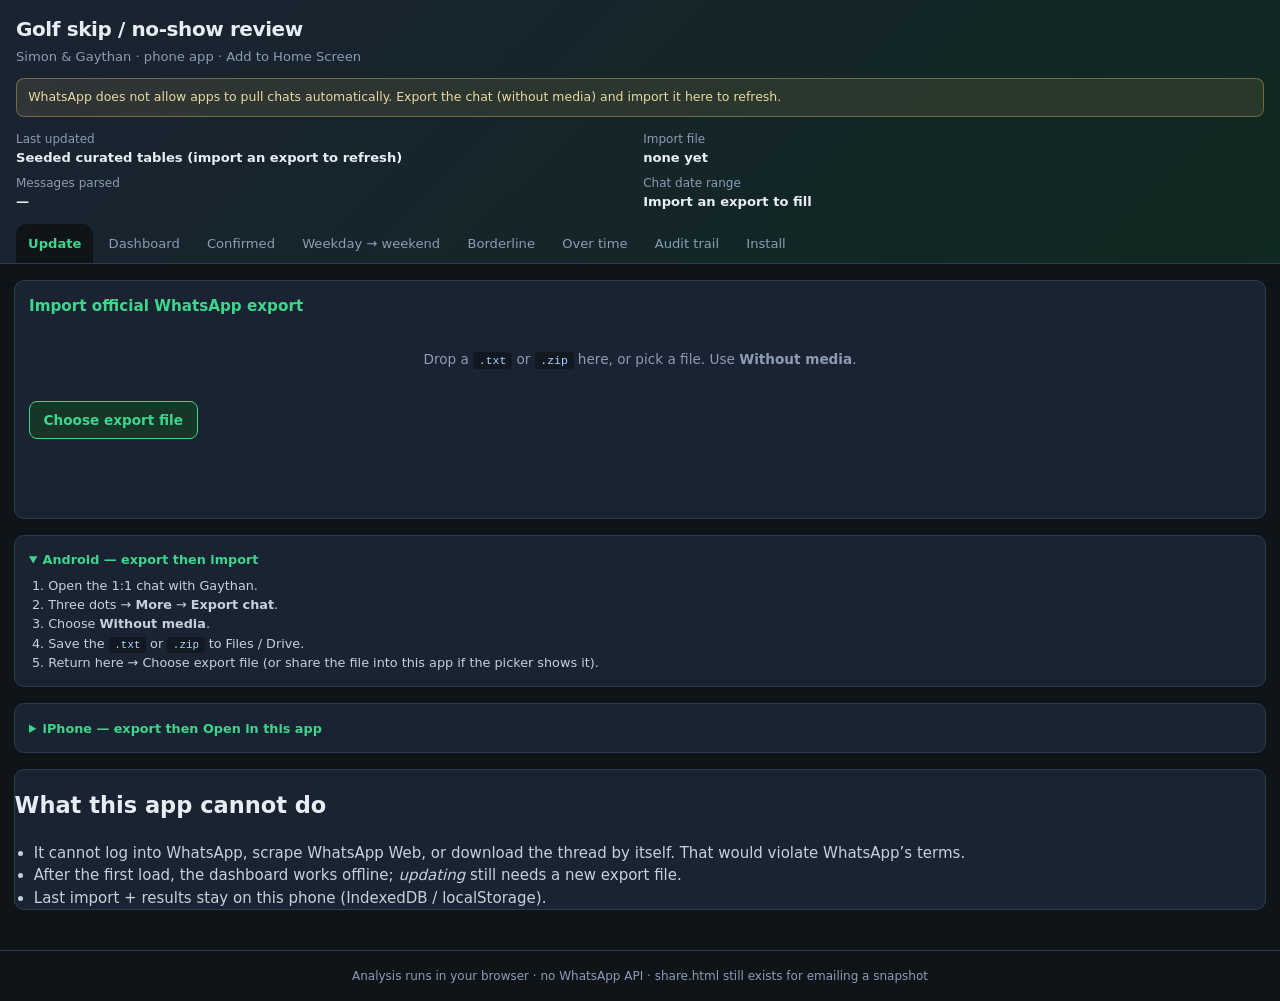
<file: docs/index.html>
<!DOCTYPE html>
<html lang="en">
<head>
  <meta charset="utf-8">
  <meta name="viewport" content="width=device-width, initial-scale=1, viewport-fit=cover">
  <meta name="theme-color" content="#0f2820">
  <meta name="apple-mobile-web-app-capable" content="yes">
  <meta name="mobile-web-app-capable" content="yes">
  <meta name="apple-mobile-web-app-status-bar-style" content="black-translucent">
  <meta name="apple-mobile-web-app-title" content="Golf Skips">
  <title>Golf Skip Review</title>
  <link rel="manifest" href="./manifest.json">
  <link rel="apple-touch-icon" href="./icons/apple-touch-icon.png">
  <link rel="icon" type="image/png" sizes="192x192" href="./icons/icon-192.png">
  <link rel="stylesheet" href="./css/app.css">
</head>
<body>
  <header class="app-header">
    <h1>Golf skip / no-show review</h1>
    <p class="sub">Simon &amp; Gaythan · phone app · Add to Home Screen</p>
    <p class="honesty">WhatsApp does not allow apps to pull chats automatically. Export the chat (without media) and import it here to refresh.</p>
    <div id="meta-strip" class="meta-strip"></div>
    <nav class="tabs" role="tablist">
      <button class="tab active" data-tab="import" role="tab">Update</button>
      <button class="tab" data-tab="dashboard" role="tab">Dashboard</button>
      <button class="tab" data-tab="confirmed" role="tab">Confirmed</button>
      <button class="tab" data-tab="weekday" role="tab">Weekday → weekend</button>
      <button class="tab" data-tab="borderline" role="tab">Borderline</button>
      <button class="tab" data-tab="timeline" role="tab">Over time</button>
      <button class="tab" data-tab="audit" role="tab">Audit trail</button>
      <button class="tab" data-tab="install" role="tab">Install</button>
    </nav>
  </header>
  <main>
    <section id="panel-import" class="panel active" role="tabpanel">
      <div class="import-card" id="dropzone">
        <h2>Import official WhatsApp export</h2>
        <p class="dropzone">Drop a <code>.txt</code> or <code>.zip</code> here, or pick a file. Use <strong>Without media</strong>.</p>
        <input id="file-input" type="file" accept=".txt,.zip,text/plain,application/zip">
        <div class="btn-row">
          <button type="button" class="btn btn-accent" id="pick-file">Choose export file</button>
        </div>
        <p class="status-msg" id="import-status"></p>
        <p class="status-msg" id="auto-note"></p>
      </div>
      <details class="howto import-card" open>
        <summary>Android — export then import</summary>
        <ol>
          <li>Open the 1:1 chat with Gaythan.</li>
          <li>Three dots → <strong>More</strong> → <strong>Export chat</strong>.</li>
          <li>Choose <strong>Without media</strong>.</li>
          <li>Save the <code>.txt</code> or <code>.zip</code> to Files / Drive.</li>
          <li>Return here → Choose export file (or share the file into this app if the picker shows it).</li>
        </ol>
      </details>
      <details class="howto import-card">
        <summary>iPhone — export then Open in this app</summary>
        <ol>
          <li>Open the chat → tap the contact name at the top.</li>
          <li><strong>Export Chat</strong> → <strong>Without Media</strong>.</li>
          <li>Save to <strong>Files</strong> (On My iPhone or iCloud Drive).</li>
          <li>In this app, tap Choose export file → <strong>Browse</strong> → Files → pick the export.</li>
          <li>If you use Share from Files, pick this Home Screen app if it appears under Open in…</li>
        </ol>
      </details>
      <div class="summary-block">
        <h2>What this app cannot do</h2>
        <ul>
          <li>It cannot log into WhatsApp, scrape WhatsApp Web, or download the thread by itself. That would violate WhatsApp’s terms.</li>
          <li>After the first load, the dashboard works offline; <em>updating</em> still needs a new export file.</li>
          <li>Last import + results stay on this phone (IndexedDB / localStorage).</li>
        </ul>
      </div>
    </section>
    <section id="panel-dashboard" class="panel" role="tabpanel"></section>
    <section id="panel-confirmed" class="panel" role="tabpanel"></section>
    <section id="panel-weekday" class="panel" role="tabpanel"></section>
    <section id="panel-borderline" class="panel" role="tabpanel"></section>
    <section id="panel-timeline" class="panel" role="tabpanel"></section>
    <section id="panel-audit" class="panel" role="tabpanel"></section>
    <section id="panel-install" class="panel" role="tabpanel">
      <div class="summary-block">
        <h2>Add to Home Screen (this is the “install”)</h2>
        <p>GitHub cannot put a binary on the App Store. Open this HTTPS site in the phone browser, then:</p>
        <h3>iPhone (Safari)</h3>
        <ol>
          <li>Open the GitHub Pages link in <strong>Safari</strong> (not in-app Instagram/Chrome wrappers if Add to Home Screen is missing).</li>
          <li>Share → <strong>Add to Home Screen</strong> → Add.</li>
        </ol>
        <h3>Android (Chrome)</h3>
        <ol>
          <li>Open the same link in Chrome.</li>
          <li>Menu → <strong>Install app</strong> or <strong>Add to Home Screen</strong>.</li>
        </ol>
      </div>
    </section>
  </main>
  <footer class="page-footer">Analysis runs in your browser · no WhatsApp API · share.html still exists for emailing a snapshot</footer>

  <div id="prank-modal" class="prank-modal" role="dialog" aria-labelledby="stamp-title">
    <div class="prank-card">
      <div class="rick-embed" id="rick-embed"></div>
      <div class="stamp">
        <h2 id="stamp-title">Independent Reliability Rating</h2>
        <p>Certified finding (banter edition)</p>
        <p class="joke">Nathan is more unreliable than a North Korean ICBM.</p>
        <p class="disclaimer">Joke / group-chat energy only — not an intelligence assessment, not a real missile rating, not evidence in the golf ledger. The Audit trail table is the actual data. Press play if the clip is paused.</p>
        <button type="button" class="btn btn-accent" id="prank-close">Back to the real numbers</button>
      </div>
    </div>
  </div>

  <script src="./js/seed-data.js"></script>
  <script src="./js/parse-whatsapp.js"></script>
  <script src="./js/analysis.js"></script>
  <script src="./js/store.js"></script>
  <script src="./js/charts.js"></script>
  <script src="./js/app.js"></script>
</body>
</html>
</file>
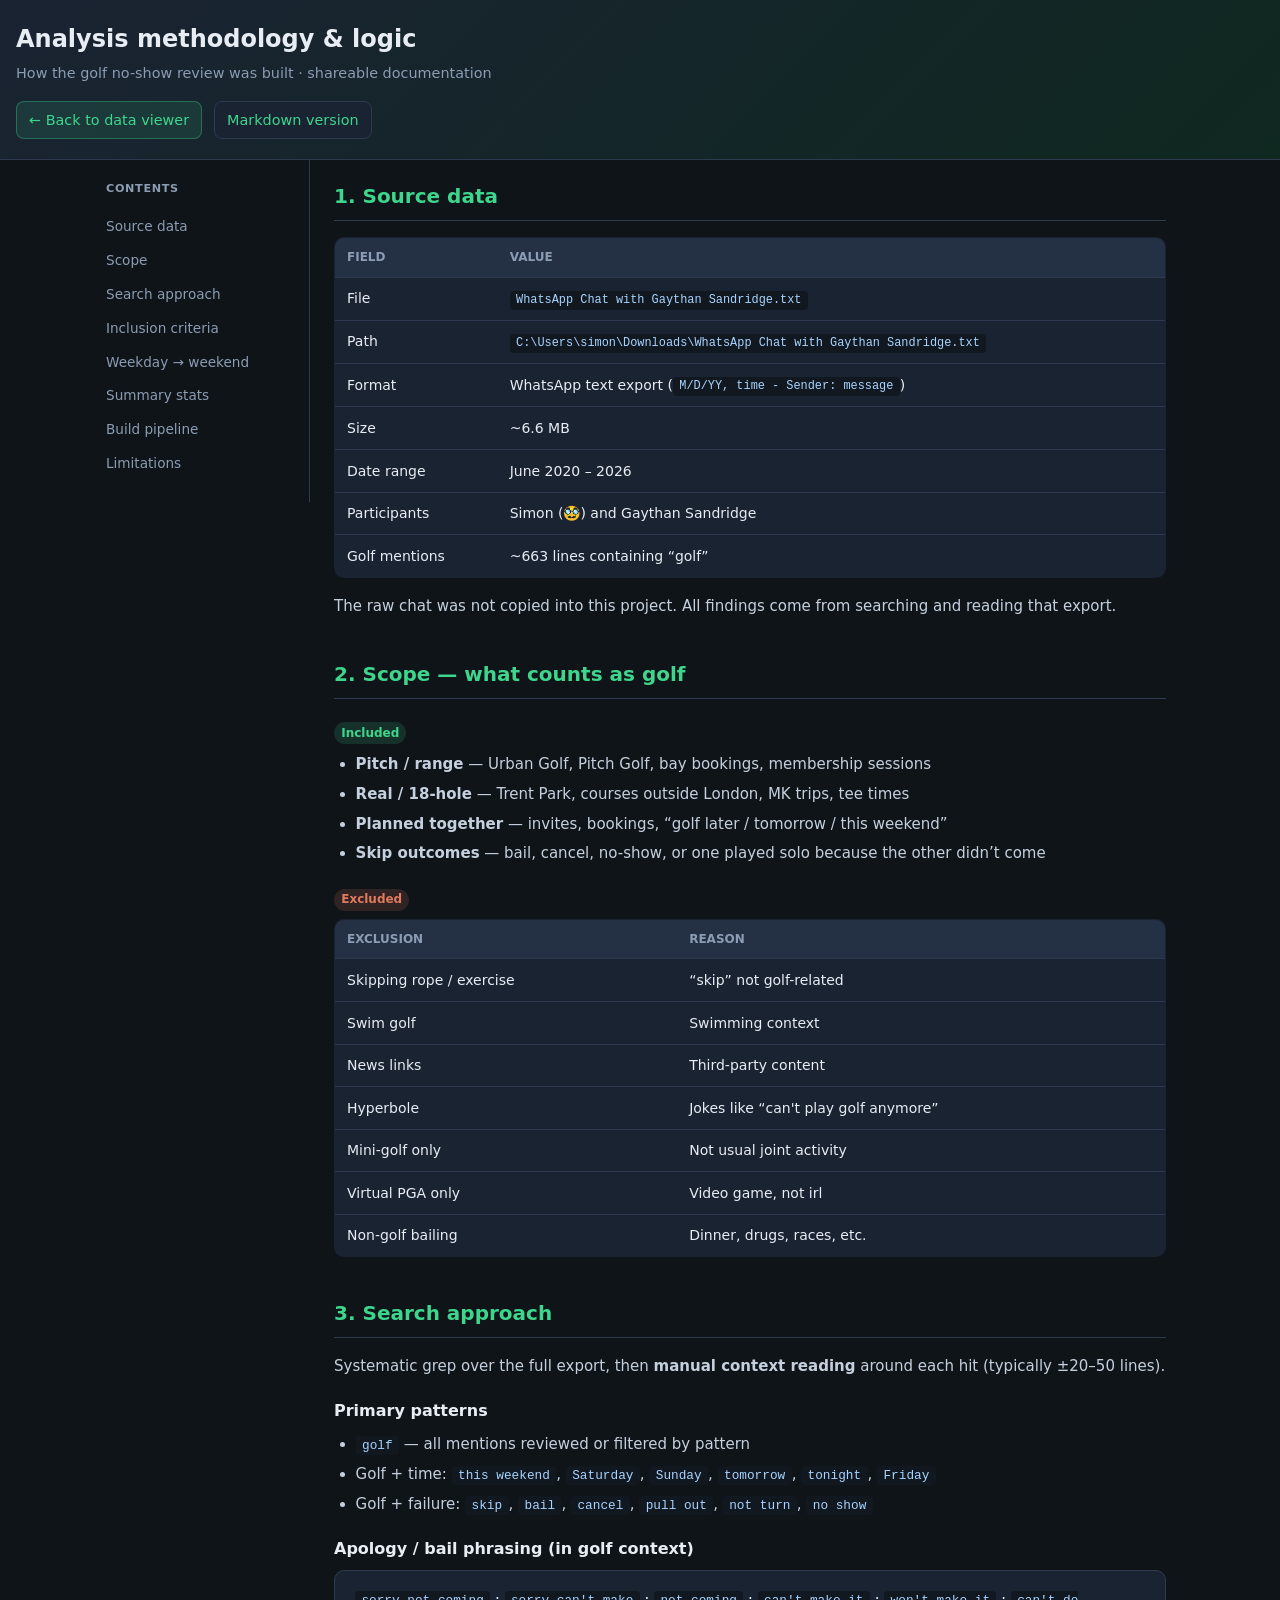
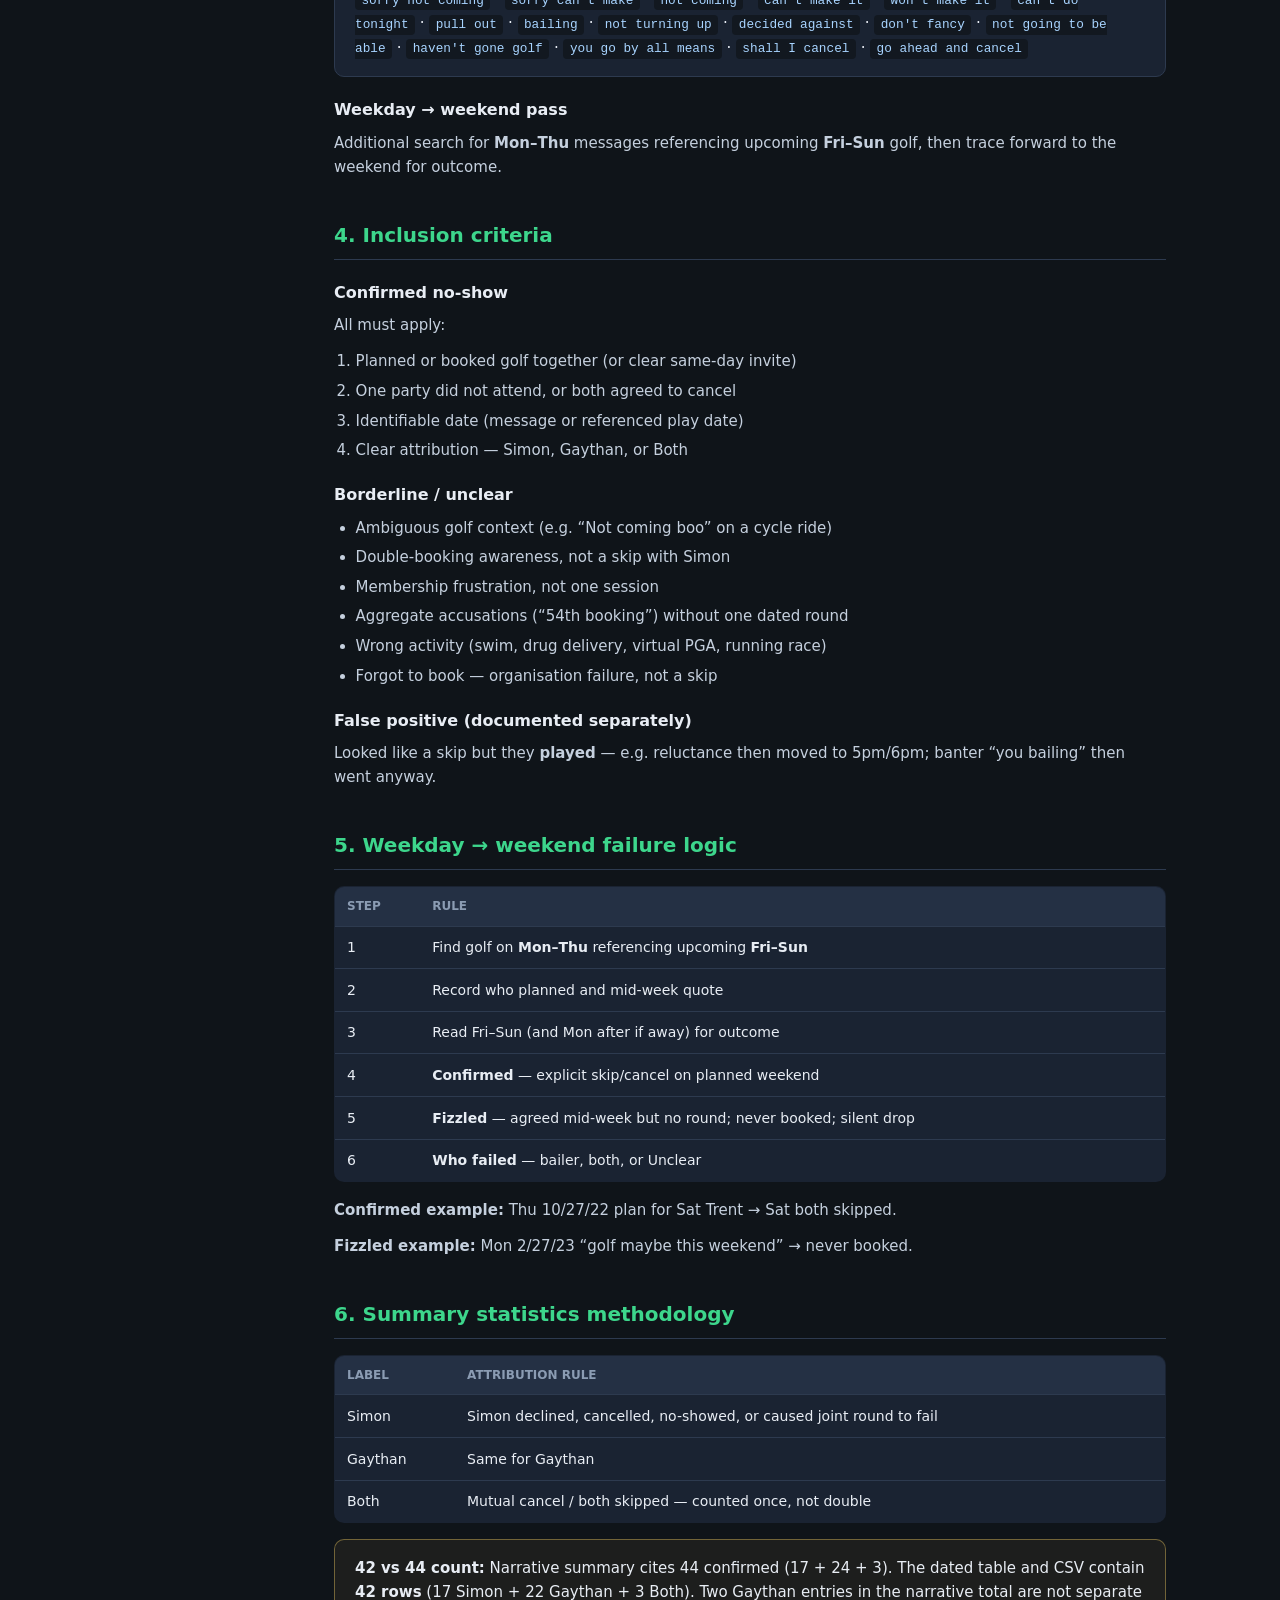
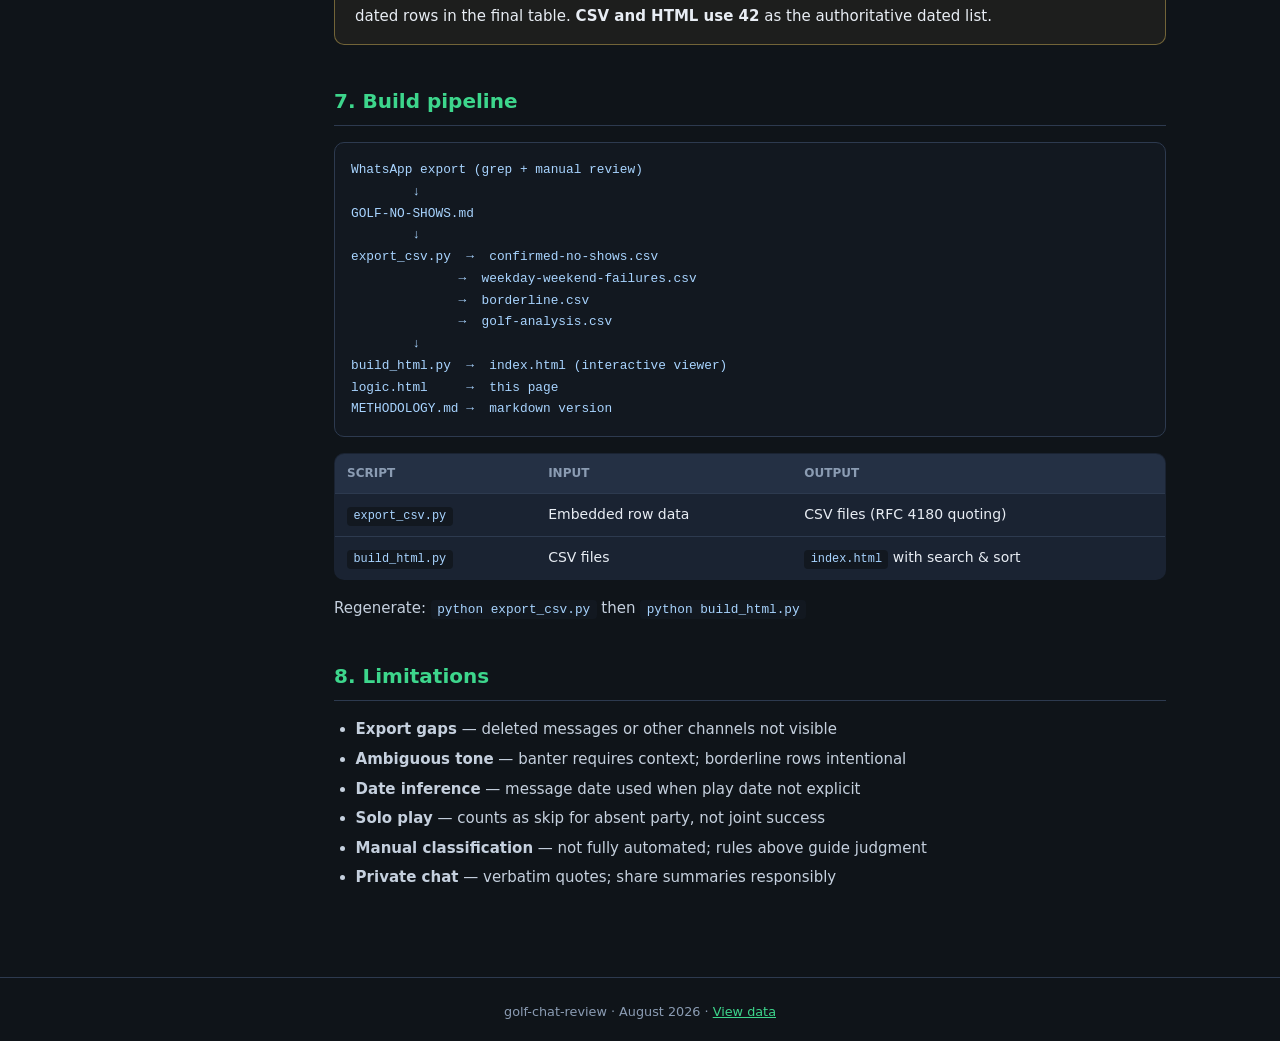
<file: logic.html>
<!DOCTYPE html>
<html lang="en">
<head>
  <meta charset="utf-8">
  <meta name="viewport" content="width=device-width, initial-scale=1">
  <title>Methodology — Golf No-Show Analysis</title>
  <style>
    :root {
      --bg: #0f1419;
      --surface: #1a2332;
      --surface2: #243044;
      --text: #e8edf4;
      --muted: #8b9cb3;
      --accent: #3dd68c;
      --simon: #5b9fd4;
      --gaythan: #e07a5f;
      --border: #2d3a4f;
      --radius: 10px;
      --code-bg: #121820;
    }
    * { box-sizing: border-box; }
    body {
      margin: 0;
      font-family: "Segoe UI", system-ui, -apple-system, sans-serif;
      background: var(--bg);
      color: var(--text);
      line-height: 1.6;
      font-size: 15px;
    }
    header {
      background: linear-gradient(135deg, #1a2332 0%, #0f2820 100%);
      border-bottom: 1px solid var(--border);
      padding: 1.25rem 1rem;
    }
    header h1 { margin: 0 0 0.25rem; font-size: 1.5rem; font-weight: 700; }
    header p { margin: 0; color: var(--muted); font-size: 0.9rem; }
    .nav { margin-top: 1rem; display: flex; gap: 0.75rem; flex-wrap: wrap; }
    .nav a {
      color: var(--accent);
      text-decoration: none;
      font-size: 0.9rem;
      padding: 0.4rem 0.75rem;
      border: 1px solid var(--border);
      border-radius: 8px;
      background: var(--surface);
    }
    .nav a:hover { background: var(--surface2); }
    .nav a.primary { background: rgba(61,214,140,0.12); border-color: rgba(61,214,140,0.35); }
    .layout {
      display: grid;
      grid-template-columns: 220px 1fr;
      gap: 0;
      max-width: 1100px;
      margin: 0 auto;
    }
    @media (max-width: 768px) {
      .layout { grid-template-columns: 1fr; }
      .toc { position: static; border-right: none; border-bottom: 1px solid var(--border); }
    }
    .toc {
      position: sticky;
      top: 0;
      align-self: start;
      padding: 1.25rem 1rem;
      border-right: 1px solid var(--border);
      background: var(--bg);
      max-height: 100vh;
      overflow-y: auto;
    }
    .toc h2 {
      font-size: 0.7rem;
      text-transform: uppercase;
      letter-spacing: 0.06em;
      color: var(--muted);
      margin: 0 0 0.75rem;
    }
    .toc a {
      display: block;
      color: var(--muted);
      text-decoration: none;
      font-size: 0.85rem;
      padding: 0.35rem 0;
      border-bottom: 1px solid transparent;
    }
    .toc a:hover { color: var(--accent); }
    .content { padding: 1.25rem 1.5rem 3rem; min-width: 0; }
    section {
      margin-bottom: 2.5rem;
      scroll-margin-top: 1rem;
    }
    section h2 {
      font-size: 1.25rem;
      color: var(--accent);
      margin: 0 0 1rem;
      padding-bottom: 0.5rem;
      border-bottom: 1px solid var(--border);
    }
    section h3 {
      font-size: 1rem;
      margin: 1.25rem 0 0.5rem;
      color: var(--text);
    }
    p { margin: 0 0 0.75rem; color: #c5d0de; }
    ul, ol { margin: 0 0 1rem; padding-left: 1.35rem; color: #c5d0de; }
    li { margin-bottom: 0.35rem; }
    table {
      width: 100%;
      border-collapse: collapse;
      font-size: 0.875rem;
      margin-bottom: 1rem;
      background: var(--surface);
      border: 1px solid var(--border);
      border-radius: var(--radius);
      overflow: hidden;
    }
    th, td {
      padding: 0.6rem 0.75rem;
      text-align: left;
      border-bottom: 1px solid var(--border);
      vertical-align: top;
    }
    th {
      background: var(--surface2);
      color: var(--muted);
      font-weight: 600;
      font-size: 0.75rem;
      text-transform: uppercase;
    }
    tr:last-child td { border-bottom: none; }
    code, .path {
      font-family: ui-monospace, "Cascadia Code", Consolas, monospace;
      font-size: 0.85em;
      background: var(--code-bg);
      padding: 0.15rem 0.4rem;
      border-radius: 4px;
      color: #a8d4ff;
    }
    .card {
      background: var(--surface);
      border: 1px solid var(--border);
      border-radius: var(--radius);
      padding: 1rem 1.25rem;
      margin-bottom: 1rem;
    }
    .card.warn { border-color: rgba(242,204,96,0.4); background: rgba(242,204,96,0.06); }
    .pipeline {
      background: var(--code-bg);
      border: 1px solid var(--border);
      border-radius: var(--radius);
      padding: 1rem;
      font-family: ui-monospace, Consolas, monospace;
      font-size: 0.8rem;
      line-height: 1.7;
      color: #a8d4ff;
      overflow-x: auto;
      white-space: pre;
      margin-bottom: 1rem;
    }
    .tag {
      display: inline-block;
      padding: 0.1rem 0.45rem;
      border-radius: 999px;
      font-size: 0.75rem;
      font-weight: 600;
      margin-right: 0.25rem;
    }
    .tag-in { background: rgba(61,214,140,0.15); color: var(--accent); }
    .tag-out { background: rgba(224,122,95,0.15); color: var(--gaythan); }
    footer {
      text-align: center;
      padding: 1.5rem;
      color: var(--muted);
      font-size: 0.8rem;
      border-top: 1px solid var(--border);
    }
  </style>
</head>
<body>
  <header>
    <h1>Analysis methodology &amp; logic</h1>
    <p>How the golf no-show review was built · shareable documentation</p>
    <nav class="nav">
      <a href="index.html" class="primary">← Back to data viewer</a>
      <a href="METHODOLOGY.md">Markdown version</a>
    </nav>
  </header>

  <div class="layout">
    <aside class="toc">
      <h2>Contents</h2>
      <a href="#source">Source data</a>
      <a href="#scope">Scope</a>
      <a href="#search">Search approach</a>
      <a href="#inclusion">Inclusion criteria</a>
      <a href="#weekday">Weekday → weekend</a>
      <a href="#stats">Summary stats</a>
      <a href="#pipeline">Build pipeline</a>
      <a href="#limits">Limitations</a>
    </aside>

    <article class="content">
      <section id="source">
        <h2>1. Source data</h2>
        <table>
          <tr><th>Field</th><th>Value</th></tr>
          <tr><td>File</td><td><code>WhatsApp Chat with Gaythan Sandridge.txt</code></td></tr>
          <tr><td>Path</td><td><code class="path">C:\Users\simon\Downloads\WhatsApp Chat with Gaythan Sandridge.txt</code></td></tr>
          <tr><td>Format</td><td>WhatsApp text export (<code>M/D/YY, time - Sender: message</code>)</td></tr>
          <tr><td>Size</td><td>~6.6 MB</td></tr>
          <tr><td>Date range</td><td>June 2020 – 2026</td></tr>
          <tr><td>Participants</td><td>Simon (🥸) and Gaythan Sandridge</td></tr>
          <tr><td>Golf mentions</td><td>~663 lines containing “golf”</td></tr>
        </table>
        <p>The raw chat was not copied into this project. All findings come from searching and reading that export.</p>
      </section>

      <section id="scope">
        <h2>2. Scope — what counts as golf</h2>
        <h3><span class="tag tag-in">Included</span></h3>
        <ul>
          <li><strong>Pitch / range</strong> — Urban Golf, Pitch Golf, bay bookings, membership sessions</li>
          <li><strong>Real / 18-hole</strong> — Trent Park, courses outside London, MK trips, tee times</li>
          <li><strong>Planned together</strong> — invites, bookings, “golf later / tomorrow / this weekend”</li>
          <li><strong>Skip outcomes</strong> — bail, cancel, no-show, or one played solo because the other didn’t come</li>
        </ul>
        <h3><span class="tag tag-out">Excluded</span></h3>
        <table>
          <tr><th>Exclusion</th><th>Reason</th></tr>
          <tr><td>Skipping rope / exercise</td><td>“skip” not golf-related</td></tr>
          <tr><td>Swim golf</td><td>Swimming context</td></tr>
          <tr><td>News links</td><td>Third-party content</td></tr>
          <tr><td>Hyperbole</td><td>Jokes like “can't play golf anymore”</td></tr>
          <tr><td>Mini-golf only</td><td>Not usual joint activity</td></tr>
          <tr><td>Virtual PGA only</td><td>Video game, not irl</td></tr>
          <tr><td>Non-golf bailing</td><td>Dinner, drugs, races, etc.</td></tr>
        </table>
      </section>

      <section id="search">
        <h2>3. Search approach</h2>
        <p>Systematic grep over the full export, then <strong>manual context reading</strong> around each hit (typically ±20–50 lines).</p>
        <h3>Primary patterns</h3>
        <ul>
          <li><code>golf</code> — all mentions reviewed or filtered by pattern</li>
          <li>Golf + time: <code>this weekend</code>, <code>Saturday</code>, <code>Sunday</code>, <code>tomorrow</code>, <code>tonight</code>, <code>Friday</code></li>
          <li>Golf + failure: <code>skip</code>, <code>bail</code>, <code>cancel</code>, <code>pull out</code>, <code>not turn</code>, <code>no show</code></li>
        </ul>
        <h3>Apology / bail phrasing (in golf context)</h3>
        <div class="card">
          <code>sorry not coming</code> · <code>sorry can't make</code> · <code>not coming</code> · <code>can't make it</code> · <code>won't make it</code> · <code>can't do tonight</code> · <code>pull out</code> · <code>bailing</code> · <code>not turning up</code> · <code>decided against</code> · <code>don't fancy</code> · <code>not going to be able</code> · <code>haven't gone golf</code> · <code>you go by all means</code> · <code>shall I cancel</code> · <code>go ahead and cancel</code>
        </div>
        <h3>Weekday → weekend pass</h3>
        <p>Additional search for <strong>Mon–Thu</strong> messages referencing upcoming <strong>Fri–Sun</strong> golf, then trace forward to the weekend for outcome.</p>
      </section>

      <section id="inclusion">
        <h2>4. Inclusion criteria</h2>
        <h3>Confirmed no-show</h3>
        <p>All must apply:</p>
        <ol>
          <li>Planned or booked golf together (or clear same-day invite)</li>
          <li>One party did not attend, or both agreed to cancel</li>
          <li>Identifiable date (message or referenced play date)</li>
          <li>Clear attribution — Simon, Gaythan, or Both</li>
        </ol>
        <h3>Borderline / unclear</h3>
        <ul>
          <li>Ambiguous golf context (e.g. “Not coming boo” on a cycle ride)</li>
          <li>Double-booking awareness, not a skip with Simon</li>
          <li>Membership frustration, not one session</li>
          <li>Aggregate accusations (“54th booking”) without one dated round</li>
          <li>Wrong activity (swim, drug delivery, virtual PGA, running race)</li>
          <li>Forgot to book — organisation failure, not a skip</li>
        </ul>
        <h3>False positive (documented separately)</h3>
        <p>Looked like a skip but they <strong>played</strong> — e.g. reluctance then moved to 5pm/6pm; banter “you bailing” then went anyway.</p>
      </section>

      <section id="weekday">
        <h2>5. Weekday → weekend failure logic</h2>
        <table>
          <tr><th>Step</th><th>Rule</th></tr>
          <tr><td>1</td><td>Find golf on <strong>Mon–Thu</strong> referencing upcoming <strong>Fri–Sun</strong></td></tr>
          <tr><td>2</td><td>Record who planned and mid-week quote</td></tr>
          <tr><td>3</td><td>Read Fri–Sun (and Mon after if away) for outcome</td></tr>
          <tr><td>4</td><td><strong>Confirmed</strong> — explicit skip/cancel on planned weekend</td></tr>
          <tr><td>5</td><td><strong>Fizzled</strong> — agreed mid-week but no round; never booked; silent drop</td></tr>
          <tr><td>6</td><td><strong>Who failed</strong> — bailer, both, or Unclear</td></tr>
        </table>
        <p><strong>Confirmed example:</strong> Thu 10/27/22 plan for Sat Trent → Sat both skipped.</p>
        <p><strong>Fizzled example:</strong> Mon 2/27/23 “golf maybe this weekend” → never booked.</p>
      </section>

      <section id="stats">
        <h2>6. Summary statistics methodology</h2>
        <table>
          <tr><th>Label</th><th>Attribution rule</th></tr>
          <tr><td>Simon</td><td>Simon declined, cancelled, no-showed, or caused joint round to fail</td></tr>
          <tr><td>Gaythan</td><td>Same for Gaythan</td></tr>
          <tr><td>Both</td><td>Mutual cancel / both skipped — counted once, not double</td></tr>
        </table>
        <div class="card warn">
          <strong>42 vs 44 count:</strong> Narrative summary cites 44 confirmed (17 + 24 + 3). The dated table and CSV contain <strong>42 rows</strong> (17 Simon + 22 Gaythan + 3 Both). Two Gaythan entries in the narrative total are not separate dated rows in the final table. <strong>CSV and HTML use 42</strong> as the authoritative dated list.
        </div>
      </section>

      <section id="pipeline">
        <h2>7. Build pipeline</h2>
        <div class="pipeline">WhatsApp export (grep + manual review)
        ↓
GOLF-NO-SHOWS.md
        ↓
export_csv.py  →  confirmed-no-shows.csv
              →  weekday-weekend-failures.csv
              →  borderline.csv
              →  golf-analysis.csv
        ↓
build_html.py  →  index.html (interactive viewer)
logic.html     →  this page
METHODOLOGY.md →  markdown version</div>
        <table>
          <tr><th>Script</th><th>Input</th><th>Output</th></tr>
          <tr><td><code>export_csv.py</code></td><td>Embedded row data</td><td>CSV files (RFC 4180 quoting)</td></tr>
          <tr><td><code>build_html.py</code></td><td>CSV files</td><td><code>index.html</code> with search &amp; sort</td></tr>
        </table>
        <p>Regenerate: <code>python export_csv.py</code> then <code>python build_html.py</code></p>
      </section>

      <section id="limits">
        <h2>8. Limitations</h2>
        <ul>
          <li><strong>Export gaps</strong> — deleted messages or other channels not visible</li>
          <li><strong>Ambiguous tone</strong> — banter requires context; borderline rows intentional</li>
          <li><strong>Date inference</strong> — message date used when play date not explicit</li>
          <li><strong>Solo play</strong> — counts as skip for absent party, not joint success</li>
          <li><strong>Manual classification</strong> — not fully automated; rules above guide judgment</li>
          <li><strong>Private chat</strong> — verbatim quotes; share summaries responsibly</li>
        </ul>
      </section>
    </article>
  </div>

  <footer>
    golf-chat-review · August 2026 · <a href="index.html" style="color:var(--accent)">View data</a>
  </footer>
</body>
</html>
</file>
<file: docs/css/app.css>
:root {
  --bg: #0f1419;
  --surface: #1a2332;
  --surface2: #243044;
  --text: #e8edf4;
  --muted: #8b9cb3;
  --accent: #3dd68c;
  --simon: #5b9fd4;
  --gaythan: #e07a5f;
  --both: #b48ead;
  --confirmed: #3dd68c;
  --fizzled: #f2cc60;
  --border: #2d3a4f;
  --radius: 10px;
  --code-bg: #121820;
  --warn: #f0a090;
}
* { box-sizing: border-box; }
html, body { margin: 0; min-height: 100%; }
body {
  font-family: "Segoe UI", system-ui, -apple-system, sans-serif;
  background: var(--bg);
  color: var(--text);
  line-height: 1.5;
  font-size: 15px;
  padding-bottom: env(safe-area-inset-bottom);
}
header.app-header {
  background: linear-gradient(135deg, #1a2332 0%, #0f2820 100%);
  border-bottom: 1px solid var(--border);
  padding: calc(0.85rem + env(safe-area-inset-top)) 1rem 0;
  position: sticky;
  top: 0;
  z-index: 20;
}
header h1 {
  margin: 0 0 0.2rem;
  font-size: 1.25rem;
  font-weight: 700;
  letter-spacing: -0.02em;
}
header .sub {
  margin: 0 0 0.75rem;
  color: var(--muted);
  font-size: 0.82rem;
}
.honesty {
  background: rgba(242, 204, 96, 0.1);
  border: 1px solid rgba(242, 204, 96, 0.35);
  color: #e8d9a0;
  border-radius: 8px;
  padding: 0.55rem 0.7rem;
  font-size: 0.78rem;
  margin: 0 0 0.85rem;
}
.meta-strip {
  display: grid;
  grid-template-columns: 1fr 1fr;
  gap: 0.4rem;
  margin-bottom: 0.75rem;
  font-size: 0.75rem;
  color: var(--muted);
}
.meta-strip strong { color: var(--text); display: block; font-size: 0.82rem; }
.tabs {
  display: flex;
  gap: 0.2rem;
  overflow-x: auto;
  -webkit-overflow-scrolling: touch;
  padding-bottom: 0;
}
.tab {
  background: transparent;
  border: none;
  color: var(--muted);
  padding: 0.6rem 0.75rem;
  cursor: pointer;
  font: inherit;
  font-size: 0.82rem;
  border-radius: var(--radius) var(--radius) 0 0;
  white-space: nowrap;
}
.tab.active { color: var(--accent); background: var(--bg); font-weight: 600; }
main { padding: 1rem 0.85rem 2.5rem; max-width: 1480px; margin: 0 auto; }
.panel { display: none; }
.panel.active { display: block; }
.import-card {
  background: var(--surface);
  border: 1px dashed var(--border);
  border-radius: var(--radius);
  padding: 0.9rem;
  margin-bottom: 1rem;
}
.import-card.drag { border-color: var(--accent); background: rgba(61, 214, 140, 0.06); }
.import-card h2 { margin: 0 0 0.4rem; font-size: 0.95rem; color: var(--accent); }
.dropzone {
  padding: 1.1rem 0.75rem;
  text-align: center;
  color: var(--muted);
  font-size: 0.85rem;
}
.btn {
  display: inline-block;
  background: var(--surface2);
  border: 1px solid var(--border);
  color: var(--text);
  padding: 0.5rem 0.85rem;
  border-radius: 8px;
  font: inherit;
  font-size: 0.85rem;
  cursor: pointer;
}
.btn-accent { background: #163628; border-color: var(--accent); color: var(--accent); font-weight: 600; }
.btn-warn { border-color: rgba(224, 122, 95, 0.5); color: var(--warn); }
.btn-row { display: flex; flex-wrap: wrap; gap: 0.5rem; margin-top: 0.65rem; }
.status-msg { font-size: 0.8rem; color: var(--muted); margin-top: 0.5rem; min-height: 1.2em; }
.status-msg.err { color: var(--gaythan); }
.howto { font-size: 0.8rem; color: #c5d0de; }
.howto ol { margin: 0.4rem 0 0; padding-left: 1.2rem; }
.howto summary { cursor: pointer; color: var(--accent); font-weight: 600; }
.kpi-row {
  display: grid;
  grid-template-columns: repeat(2, 1fr);
  gap: 0.55rem;
  margin-bottom: 1rem;
}
@media (min-width: 720px) { .kpi-row { grid-template-columns: repeat(4, 1fr); } }
.kpi {
  background: var(--surface);
  border: 1px solid var(--border);
  border-radius: var(--radius);
  padding: 0.75rem 0.6rem;
  text-align: center;
}
.kpi .kpi-val { font-size: 1.45rem; font-weight: 700; line-height: 1.1; }
.kpi .kpi-lbl { font-size: 0.7rem; color: var(--muted); margin-top: 0.3rem; }
.kpi-simon .kpi-val { color: var(--simon); }
.kpi-gaythan .kpi-val { color: var(--gaythan); }
.kpi-both .kpi-val { color: var(--both); }
.kpi-accent .kpi-val { color: var(--accent); }
.kpi-warn .kpi-val { color: var(--warn); }
.dashboard-lead, .chart-lead { color: var(--muted); font-size: 0.88rem; margin: 0 0 1rem; }
.dash-grid, .dash-grid-3, .chart-grid-2, .chart-grid-3 {
  display: grid;
  grid-template-columns: 1fr;
  gap: 0.85rem;
  margin-bottom: 1rem;
}
@media (min-width: 900px) {
  .dash-grid, .chart-grid-2 { grid-template-columns: 1fr 1fr; }
  .dash-grid-3, .chart-grid-3 { grid-template-columns: repeat(3, 1fr); }
}
.dash-panel, .chart-card, .summary-block, .import-card {
  background: var(--surface);
  border: 1px solid var(--border);
  border-radius: var(--radius);
}
.dash-panel, .chart-card { padding: 0.85rem 1rem 1rem; }
.dash-panel h3, .chart-card h3 { margin: 0 0 0.25rem; font-size: 0.95rem; color: var(--accent); }
.chart-sub { margin: 0 0 0.5rem; color: var(--muted); font-size: 0.8rem; }
.excuse-cards { display: flex; flex-direction: column; gap: 0.5rem; }
.excuse-card {
  display: grid;
  grid-template-columns: 2rem 1fr auto;
  gap: 0.5rem;
  align-items: center;
  padding: 0.5rem 0.65rem;
  background: var(--surface2);
  border-radius: 8px;
  border: 1px solid var(--border);
  font-size: 0.85rem;
}
.excuse-card .exc-rank { font-weight: 700; color: var(--accent); }
.excuse-card .exc-count { font-weight: 700; font-size: 1.1rem; }
.callout-panel { background: rgba(224, 122, 95, 0.08); border: 1px solid rgba(224, 122, 95, 0.3); }
.wk-strip { display: flex; gap: 0.5rem; overflow-x: auto; padding-bottom: 0.35rem; }
.wk-strip-item {
  flex: 0 0 220px;
  padding: 0.55rem 0.65rem;
  background: var(--surface2);
  border-radius: 8px;
  border: 1px solid var(--border);
  font-size: 0.75rem;
}
.wk-strip-item.confirmed { border-left: 3px solid var(--confirmed); }
.wk-strip-item.fizzled { border-left: 3px solid var(--fizzled); }
.dash-bottomline {
  margin: 1rem 0;
  padding: 1rem 1.1rem;
  background: var(--surface);
  border: 1px solid var(--border);
  border-radius: var(--radius);
  font-size: 0.88rem;
}
.dash-bottomline h3 { margin: 0 0 0.5rem; font-size: 1rem; color: var(--accent); }
.dash-bottomline ul, .summary-block ul { margin: 0; padding-left: 1.2rem; color: #c5d0de; }
.dash-data-nav {
  display: flex;
  flex-wrap: wrap;
  gap: 0.5rem;
  margin-top: 1rem;
  padding-top: 1rem;
  border-top: 1px solid var(--border);
}
.dash-link, .toolbar input, .toolbar select {
  background: var(--surface2);
  border: 1px solid var(--border);
  color: var(--text);
  padding: 0.45rem 0.75rem;
  border-radius: 8px;
  font: inherit;
  font-size: 0.85rem;
}
.toolbar { display: flex; flex-wrap: wrap; gap: 0.6rem; align-items: center; margin-bottom: 0.85rem; }
.toolbar input { flex: 1 1 160px; background: var(--surface); }
.count { color: var(--muted); font-size: 0.82rem; }
.table-wrap {
  overflow-x: auto;
  border: 1px solid var(--border);
  border-radius: var(--radius);
  background: var(--surface);
  -webkit-overflow-scrolling: touch;
}
table { width: 100%; border-collapse: collapse; font-size: 0.8rem; }
th, td { padding: 0.55rem 0.65rem; text-align: left; vertical-align: top; border-bottom: 1px solid var(--border); }
th {
  background: var(--surface2);
  color: var(--muted);
  font-weight: 600;
  font-size: 0.7rem;
  text-transform: uppercase;
  letter-spacing: 0.04em;
  cursor: pointer;
  user-select: none;
  white-space: nowrap;
}
td.date { white-space: nowrap; font-variant-numeric: tabular-nums; }
td.quote { color: #c5d0de; max-width: 22rem; }
.badge {
  display: inline-block;
  padding: 0.12rem 0.45rem;
  border-radius: 999px;
  font-size: 0.72rem;
  font-weight: 600;
}
.badge-simon { background: rgba(91,159,212,0.2); color: var(--simon); }
.badge-gaythan { background: rgba(224,122,95,0.2); color: var(--gaythan); }
.badge-both { background: rgba(180,142,173,0.2); color: var(--both); }
.badge-confirmed { background: rgba(61,214,140,0.15); color: var(--confirmed); }
.badge-fizzled { background: rgba(242,204,96,0.15); color: var(--fizzled); }
.badge-muted { background: rgba(139,156,179,0.15); color: var(--muted); }
.badge-auto { background: rgba(242,204,96,0.15); color: var(--fizzled); }
.empty { padding: 2rem; text-align: center; color: var(--muted); }
.methodology-wrap { max-width: 900px; }
.methodology-wrap h2 { font-size: 1.1rem; color: var(--accent); margin: 0 0 0.6rem; border-bottom: 1px solid var(--border); padding-bottom: 0.35rem; }
.methodology-wrap p, .methodology-wrap li { color: #c5d0de; }
code, .path {
  font-family: ui-monospace, Consolas, monospace;
  font-size: 0.85em;
  background: var(--code-bg);
  padding: 0.12rem 0.35rem;
  border-radius: 4px;
  color: #a8d4ff;
}
.chart-wrap { position: relative; width: 100%; }
.chart-wrap canvas { width: 100%; display: block; background: #0f1419; border-radius: 8px; }
.chart-tip {
  display: none;
  position: absolute;
  z-index: 10;
  max-width: 260px;
  padding: 0.55rem 0.7rem;
  background: var(--surface2);
  border: 1px solid var(--border);
  border-radius: 8px;
  font-size: 0.78rem;
  color: #c5d0de;
  pointer-events: none;
}
.excuse-list { margin: 0; padding: 0; list-style: none; }
.excuse-list li {
  display: flex; align-items: center; gap: 0.65rem;
  padding: 0.4rem 0; border-bottom: 1px solid var(--border); font-size: 0.88rem;
}
.bar-bg { flex: 1; height: 8px; background: var(--code-bg); border-radius: 4px; overflow: hidden; }
.bar-fill { height: 100%; border-radius: 4px; }
.notice-callout {
  background: rgba(224, 122, 95, 0.12);
  border: 1px solid rgba(224, 122, 95, 0.35);
  border-radius: var(--radius);
  padding: 0.7rem 0.9rem;
  margin-bottom: 1rem;
  font-size: 0.88rem;
}
.worst-notice { font-size: 0.82rem; color: #c5d0de; }
.wk-flow { display: flex; flex-direction: column; gap: 0.7rem; }
.wk-flow-card {
  border: 1px solid var(--border);
  border-radius: var(--radius);
  padding: 0.7rem 0.9rem;
  background: var(--surface2);
}
.wk-flow-card.confirmed { border-left: 3px solid var(--confirmed); }
.wk-flow-card.fizzled { border-left: 3px solid var(--fizzled); }
.timeline-legend {
  display: flex; flex-wrap: wrap; gap: 0.75rem 1.2rem; align-items: center;
  padding: 0.65rem 0.85rem; background: var(--surface); border: 1px solid var(--border);
  border-radius: var(--radius); margin-bottom: 1rem; font-size: 0.85rem;
}
.timeline-legend .dot {
  display: inline-block; width: 10px; height: 10px; border-radius: 50%; margin-right: 0.3rem;
}
.dot.simon { background: var(--simon); }
.dot.gaythan { background: var(--gaythan); }
.dot.both { background: var(--both); }
.audit-lead { color: var(--muted); font-size: 0.88rem; max-width: 72ch; }
.audit-counts { display: flex; flex-wrap: wrap; gap: 0.5rem; margin: 0.75rem 0 1rem; }
.hash-box {
  font-family: ui-monospace, Consolas, monospace;
  font-size: 0.72rem;
  word-break: break-all;
  background: var(--code-bg);
  padding: 0.55rem 0.7rem;
  border-radius: 8px;
  color: #a8d4ff;
}
.prank-modal {
  display: none;
  position: fixed;
  inset: 0;
  z-index: 80;
  background: rgba(0, 0, 0, 0.78);
  align-items: center;
  justify-content: center;
  padding: 0.75rem;
}
.prank-modal.open { display: flex; }
.prank-card {
  background: #111;
  border: 1px solid #3a2a2a;
  border-radius: 12px;
  width: min(40rem, 100%);
  max-height: 94vh;
  overflow: auto;
  padding: 0.75rem;
  box-shadow: 0 16px 48px rgba(0,0,0,0.5);
}
.rick-embed {
  position: relative;
  width: 100%;
  padding-bottom: 56.25%;
  background: #000;
  border-radius: 8px;
  overflow: hidden;
  margin-bottom: 0.75rem;
}
.rick-embed iframe {
  position: absolute;
  inset: 0;
  width: 100%;
  height: 100%;
  border: 0;
}
.stamp {
  background: #140808;
  border: 4px double #c94c4c;
  color: #f0d0d0;
  padding: 1rem 0.9rem;
  text-align: center;
  transform: rotate(-1.2deg);
}
.stamp h2 { margin: 0 0 0.35rem; color: #ff6b6b; letter-spacing: 0.08em; font-size: 0.85rem; text-transform: uppercase; }
.stamp .joke { font-size: 1.05rem; font-weight: 700; color: #fff; margin: 0.6rem 0; }
.stamp .disclaimer { font-size: 0.72rem; color: #c9b; margin: 0.5rem 0 0.9rem; }
footer.page-footer {
  text-align: center;
  padding: 1rem;
  color: var(--muted);
  font-size: 0.75rem;
  border-top: 1px solid var(--border);
}
input[type="file"] { display: none; }
</file>
